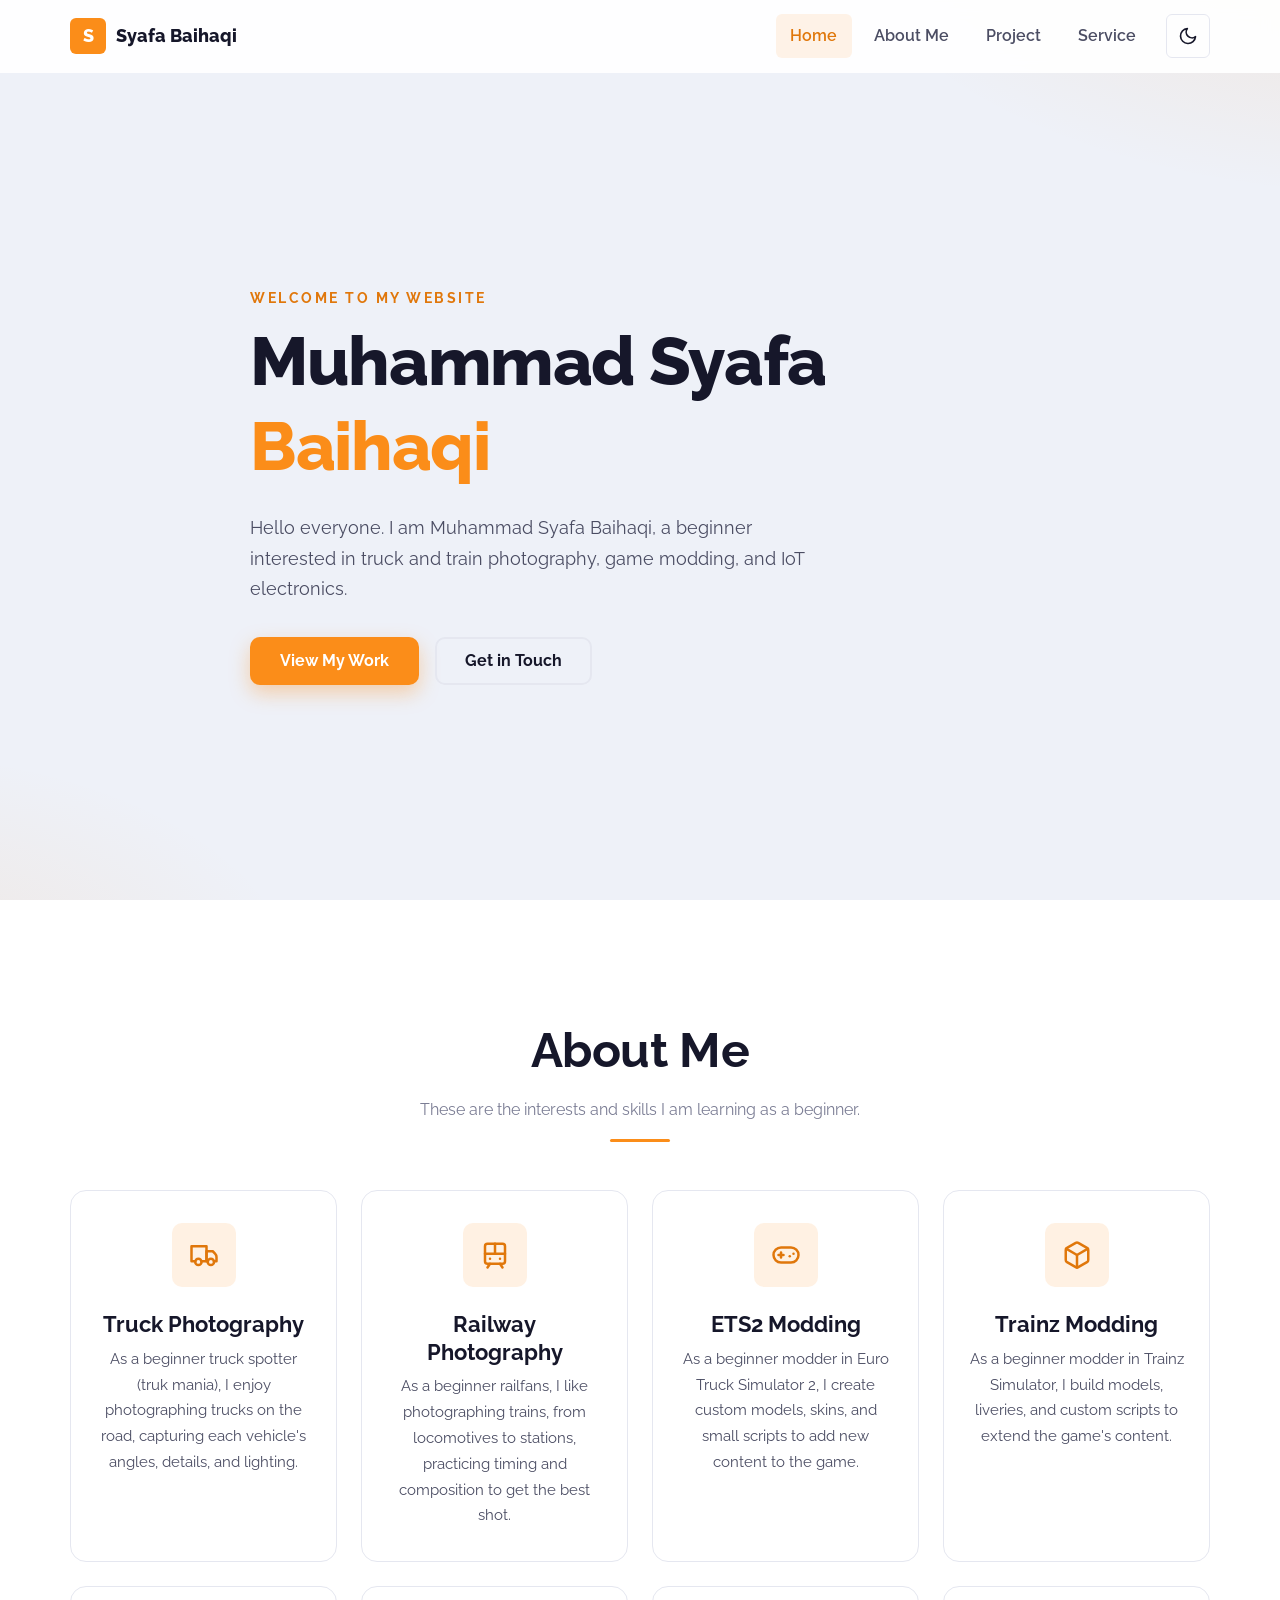
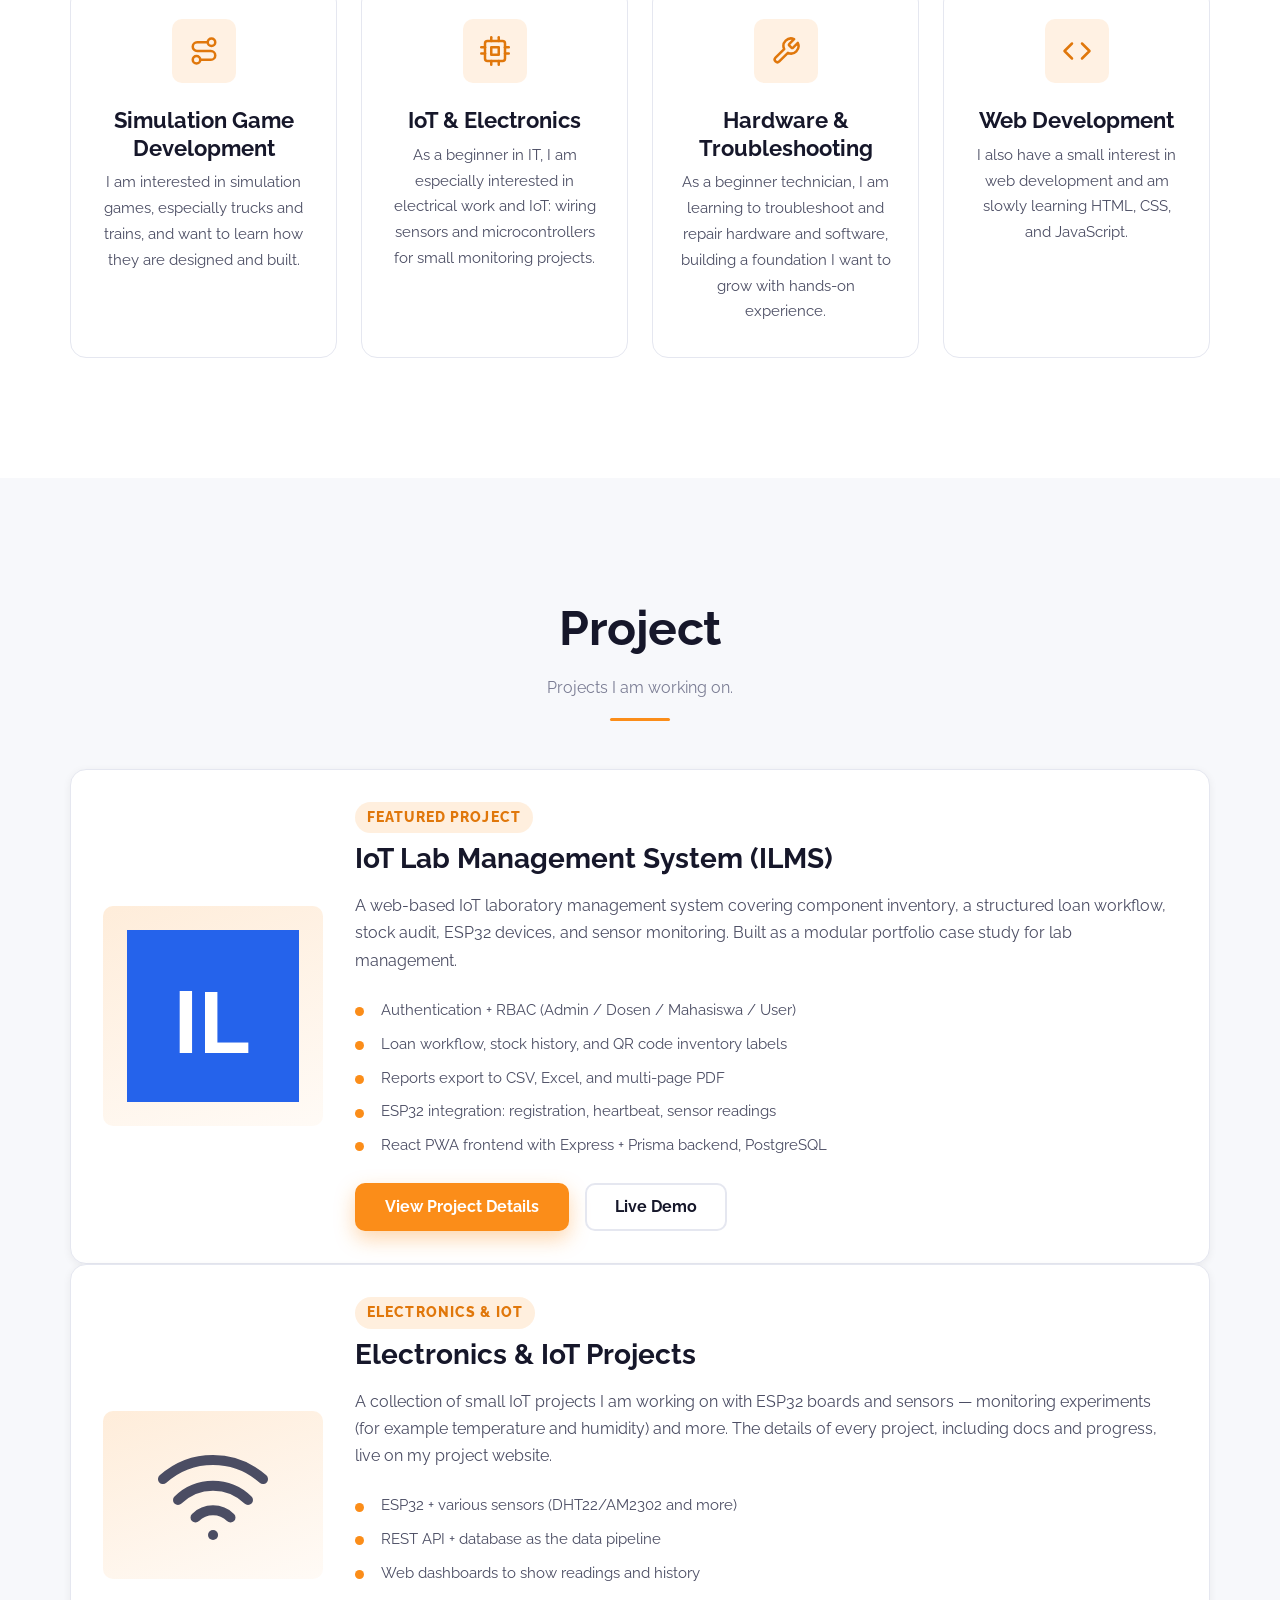
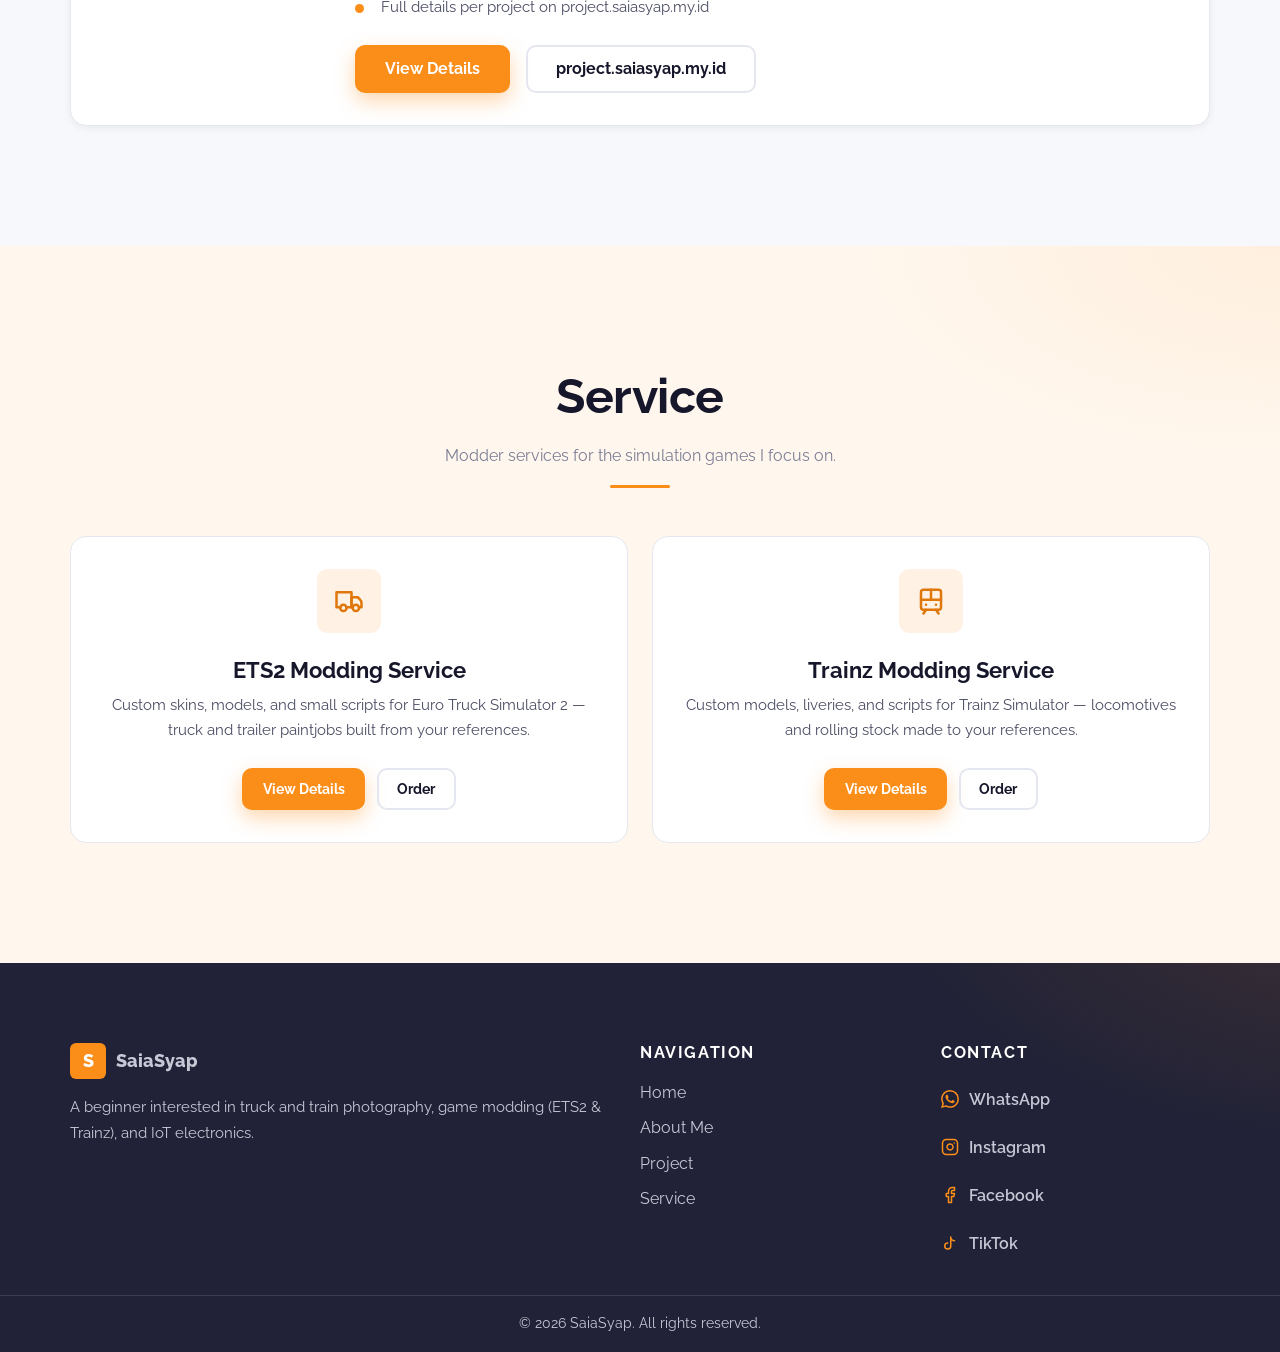
<file: index.html>
<!DOCTYPE html>
<html lang="en">
  <head>
    <meta charset="UTF-8" />
    <script>
      (function () {
        var stored = null;
        try {
          stored = localStorage.getItem("theme");
        } catch (e) {}
        var dark = stored
          ? stored === "dark"
          : window.matchMedia("(prefers-color-scheme: dark)").matches;
        document.documentElement.setAttribute(
          "data-theme",
          dark ? "dark" : "light"
        );
      })();
    </script>
    <meta name="viewport" content="width=device-width, initial-scale=1.0" />
    <title>Muhammad Syafa Baihaqi — Portfolio</title>
    <meta
      name="description"
      content="Portfolio of Muhammad Syafa Baihaqi: truck and train photography, simulation game modding (ETS2 & Trainz), and IoT electronics."
    />
    <meta name="author" content="Muhammad Syafa Baihaqi" />
    <link rel="canonical" href="https://saiasyap.my.id/" />

    <meta property="og:type" content="website" />
    <meta property="og:title" content="Muhammad Syafa Baihaqi — Portfolio" />
    <meta
      property="og:description"
      content="Portfolio of Muhammad Syafa Baihaqi: truck and train photography, simulation game modding (ETS2 & Trainz), and IoT electronics."
    />
    <meta property="og:url" content="https://saiasyap.my.id/" />
    <meta name="twitter:card" content="summary" />

    <link rel="preconnect" href="https://fonts.googleapis.com" />
    <link rel="preconnect" href="https://fonts.gstatic.com" crossorigin />
    <link
      href="https://fonts.googleapis.com/css2?family=Raleway:wght@400;500;600;700;800&display=swap"
      rel="stylesheet"
    />
    <link rel="stylesheet" href="style.css?v=2" />
    <script src="src/main.js?v=2" defer></script>
  </head>

  <body>
    <a class="skip-link" href="#main">Skip to content</a>

    <header class="site-header" id="navbar">
      <nav class="navbar container" aria-label="Main navigation">
        <a class="navbar-brand" href="#home">
          <span class="brand-mark" aria-hidden="true">S</span>
          <span class="brand-text">Syafa Baihaqi</span>
        </a>

        <button
          class="nav-toggle"
            type="button"
            aria-expanded="false"
            aria-controls="nav-menu"
            aria-label="Open menu"
          >
            <span class="nav-toggle-bar" aria-hidden="true"></span>
            <span class="nav-toggle-bar" aria-hidden="true"></span>
            <span class="nav-toggle-bar" aria-hidden="true"></span>
          </button>

        <ul class="nav-menu" id="nav-menu">
          <li><a class="nav-link active" href="#home">Home</a></li>
          <li><a class="nav-link" href="#about">About Me</a></li>
          <li><a class="nav-link" href="#project">Project</a></li>
          <li><a class="nav-link" href="#service">Service</a></li>
        </ul>

        <div class="nav-actions">
          <button
            class="nav-toggle"
            type="button"
            aria-expanded="false"
            aria-controls="nav-menu"
            aria-label="Open menu"
          >
            <span class="nav-toggle-bar" aria-hidden="true"></span>
            <span class="nav-toggle-bar" aria-hidden="true"></span>
            <span class="nav-toggle-bar" aria-hidden="true"></span>
          </button>

          <button
            class="theme-toggle"
            type="button"
            aria-label="Switch to dark theme"
          >
            <svg class="icon-sun" viewBox="0 0 24 24" fill="none" stroke="currentColor" stroke-width="2" stroke-linecap="round" stroke-linejoin="round" aria-hidden="true"><circle cx="12" cy="12" r="4"></circle><path d="M12 2v2"></path><path d="M12 20v2"></path><path d="m4.93 4.93 1.41 1.41"></path><path d="m17.66 17.66 1.41 1.41"></path><path d="M2 12h2"></path><path d="M20 12h2"></path><path d="m6.34 17.66-1.41 1.41"></path><path d="m19.07 4.93-1.41 1.41"></path></svg>
            <svg class="icon-moon" viewBox="0 0 24 24" fill="none" stroke="currentColor" stroke-width="2" stroke-linecap="round" stroke-linejoin="round" aria-hidden="true"><path d="M21 12.79A9 9 0 1 1 11.21 3 7 7 0 0 0 21 12.79z"></path></svg>
          </button>
        </div>
      </nav>
    </header>

    <main id="main">
      <!-- Hero -->
      <section class="hero" id="home">
        <div class="container hero-inner">
          <p class="hero-kicker reveal">Welcome to my website</p>
          <h1 class="hero-title reveal">
            Muhammad Syafa<span class="text-brand"> Baihaqi</span>
          </h1>
          <p class="hero-lead reveal">
            Hello everyone. I am Muhammad Syafa Baihaqi, a beginner interested
            in truck and train photography, game modding, and IoT electronics.
          </p>
          <div class="hero-actions reveal">
            <a class="btn btn-primary" href="#project">View My Work</a>
            <a class="btn btn-outline" href="#contact">Get in Touch</a>
          </div>
        </div>
      </section>

      <!-- About me / skills -->
      <section class="section" id="about">
        <div class="container">
          <header class="section-header reveal">
            <h2>About Me</h2>
            <p>These are the interests and skills I am learning as a beginner.</p>
            <span class="line" aria-hidden="true"></span>
          </header>

          <div class="card-grid card-grid-3">
            <article class="card reveal">
              <div class="card-icon" aria-hidden="true">
                <svg viewBox="0 0 24 24" fill="none" stroke="currentColor" stroke-width="2" stroke-linecap="round" stroke-linejoin="round"><path d="M10 17h4V5H2v12h3"></path><path d="M20 17h2v-3.34a4 4 0 0 0-1.17-2.83L19 9h-5v8h1"></path><circle cx="7.5" cy="17.5" r="2.5"></circle><circle cx="17.5" cy="17.5" r="2.5"></circle></svg>
              </div>
              <h3>Truck Photography</h3>
              <p>
                As a beginner truck spotter (truk mania), I enjoy photographing
                trucks on the road, capturing each vehicle's angles, details,
                and lighting.
              </p>
            </article>

            <article class="card reveal">
              <div class="card-icon" aria-hidden="true">
                <svg viewBox="0 0 24 24" fill="none" stroke="currentColor" stroke-width="2" stroke-linecap="round" stroke-linejoin="round"><rect x="4" y="3" width="16" height="16" rx="2"></rect><path d="M4 11h16"></path><path d="M12 3v8"></path><path d="m8 19-2 3"></path><path d="m18 22-2-3"></path><path d="M8 15h.01"></path><path d="M16 15h.01"></path></svg>
              </div>
              <h3>Railway Photography</h3>
              <p>
                As a beginner railfans, I like photographing trains, from
                locomotives to stations, practicing timing and composition to
                get the best shot.
              </p>
            </article>

            <article class="card reveal">
              <div class="card-icon" aria-hidden="true">
                <svg viewBox="0 0 24 24" fill="none" stroke="currentColor" stroke-width="2" stroke-linecap="round" stroke-linejoin="round"><line x1="6" y1="12" x2="10" y2="12"></line><line x1="8" y1="10" x2="8" y2="14"></line><line x1="15" y1="13" x2="15.01" y2="13"></line><line x1="18" y1="11" x2="18.01" y2="11"></line><rect x="2" y="6" width="20" height="12" rx="6"></rect></svg>
              </div>
              <h3>ETS2 Modding</h3>
              <p>
                As a beginner modder in Euro Truck Simulator 2, I create custom
                models, skins, and small scripts to add new content to the game.
              </p>
            </article>

            <article class="card reveal">
              <div class="card-icon" aria-hidden="true">
                <svg viewBox="0 0 24 24" fill="none" stroke="currentColor" stroke-width="2" stroke-linecap="round" stroke-linejoin="round"><path d="M21 16V8a2 2 0 0 0-1-1.73l-7-4a2 2 0 0 0-2 0l-7 4A2 2 0 0 0 3 8v8a2 2 0 0 0 1 1.73l7 4a2 2 0 0 0 2 0l7-4A2 2 0 0 0 21 16z"></path><polyline points="3.27 6.96 12 12.01 20.73 6.96"></polyline><line x1="12" y1="22.08" x2="12" y2="12"></line></svg>
              </div>
              <h3>Trainz Modding</h3>
              <p>
                As a beginner modder in Trainz Simulator, I build models,
                liveries, and custom scripts to extend the game's content.
              </p>
            </article>

            <article class="card reveal">
              <div class="card-icon" aria-hidden="true">
                <svg viewBox="0 0 24 24" fill="none" stroke="currentColor" stroke-width="2" stroke-linecap="round" stroke-linejoin="round"><circle cx="6" cy="19" r="3"></circle><path d="M9 19h8.5a3.5 3.5 0 0 0 0-7h-11a3.5 3.5 0 0 1 0-7H15"></path><circle cx="18" cy="5" r="3"></circle></svg>
              </div>
              <h3>Simulation Game Development</h3>
              <p>
                I am interested in simulation games, especially trucks and
                trains, and want to learn how they are designed and built.
              </p>
            </article>

            <article class="card reveal">
              <div class="card-icon" aria-hidden="true">
                <svg viewBox="0 0 24 24" fill="none" stroke="currentColor" stroke-width="2" stroke-linecap="round" stroke-linejoin="round"><rect x="4" y="4" width="16" height="16" rx="2"></rect><rect x="9" y="9" width="6" height="6"></rect><path d="M9 1v3"></path><path d="M15 1v3"></path><path d="M9 20v3"></path><path d="M15 20v3"></path><path d="M20 9h3"></path><path d="M20 14h3"></path><path d="M1 9h3"></path><path d="M1 14h3"></path></svg>
              </div>
              <h3>IoT &amp; Electronics</h3>
              <p>
                As a beginner in IT, I am especially interested in electrical
                work and IoT: wiring sensors and microcontrollers for small
                monitoring projects.
              </p>
            </article>

            <article class="card reveal">
              <div class="card-icon" aria-hidden="true">
                <svg viewBox="0 0 24 24" fill="none" stroke="currentColor" stroke-width="2" stroke-linecap="round" stroke-linejoin="round"><path d="M14.7 6.3a1 1 0 0 0 0 1.4l1.6 1.6a1 1 0 0 0 1.4 0l3.77-3.77a6 6 0 0 1-7.94 7.94l-6.91 6.91a2.12 2.12 0 0 1-3-3l6.91-6.91a6 6 0 0 1 7.94-7.94l-3.76 3.76z"></path></svg>
              </div>
              <h3>Hardware &amp; Troubleshooting</h3>
              <p>
                As a beginner technician, I am learning to troubleshoot and
                repair hardware and software, building a foundation I want to
                grow with hands-on experience.
              </p>
            </article>

            <article class="card reveal">
              <div class="card-icon" aria-hidden="true">
                <svg viewBox="0 0 24 24" fill="none" stroke="currentColor" stroke-width="2" stroke-linecap="round" stroke-linejoin="round"><polyline points="16 18 22 12 16 6"></polyline><polyline points="8 6 2 12 8 18"></polyline></svg>
              </div>
              <h3>Web Development</h3>
              <p>
                I also have a small interest in web development and am slowly
                learning HTML, CSS, and JavaScript.
              </p>
            </article>
          </div>
        </div>
      </section>

      <!-- Projects -->
      <section class="section section-soft" id="project">
        <div class="container">
          <header class="section-header reveal">
            <h2>Project</h2>
            <p>Projects I am working on.</p>
            <span class="line" aria-hidden="true"></span>
          </header>

          <article class="project-feature reveal">
            <div class="project-feature-media">
              <img
                src="images/project/ilms.png"
                alt="ILMS application icon"
                width="512"
                height="512"
                loading="lazy"
              />
            </div>

            <div class="project-feature-body">
              <p class="project-tag">Featured Project</p>
              <h3>IoT Lab Management System (ILMS)</h3>
              <p>
                A web-based IoT laboratory management system covering component
                inventory, a structured loan workflow, stock audit, ESP32
                devices, and sensor monitoring. Built as a modular portfolio
                case study for lab management.
              </p>
              <ul class="project-highlights">
                <li>Authentication + RBAC (Admin / Dosen / Mahasiswa / User)</li>
                <li>Loan workflow, stock history, and QR code inventory labels</li>
                <li>Reports export to CSV, Excel, and multi-page PDF</li>
                <li>ESP32 integration: registration, heartbeat, sensor readings</li>
                <li>React PWA frontend with Express + Prisma backend, PostgreSQL</li>
              </ul>
              <div class="project-actions">
                <a class="btn btn-primary" href="project-ilms.html">
                  View Project Details
                </a>
                <a
                  class="btn btn-outline"
                  href="https://ilms.saiasyap.my.id"
                  target="_blank"
                  rel="noopener noreferrer"
                >
                  Live Demo
                </a>
              </div>
            </div>
          </article>

          <article class="project-feature reveal">
            <div class="project-feature-media">
              <svg
                viewBox="0 0 24 24"
                fill="none"
                stroke="currentColor"
                stroke-width="2"
                stroke-linecap="round"
                stroke-linejoin="round"
                aria-hidden="true"
                width="120"
                height="120"
              >
                <path d="M5 13a10 10 0 0 1 14 0"></path>
                <path d="M8.5 16.5a5 5 0 0 1 7 0"></path>
                <path d="M2 8.82a15 15 0 0 1 20 0"></path>
                <line x1="12" y1="20" x2="12.01" y2="20"></line>
              </svg>
            </div>

            <div class="project-feature-body">
              <p class="project-tag">Electronics &amp; IoT</p>
              <h3>Electronics &amp; IoT Projects</h3>
              <p>
                A collection of small IoT projects I am working on with ESP32
                boards and sensors — monitoring experiments (for example
                temperature and humidity) and more. The details of every
                project, including docs and progress, live on my project
                website.
              </p>
              <ul class="project-highlights">
                <li>ESP32 + various sensors (DHT22/AM2302 and more)</li>
                <li>REST API + database as the data pipeline</li>
                <li>Web dashboards to show readings and history</li>
<li>Full details per project on project.saiasyap.my.id</li>
              </ul>
              <div class="project-actions">
                <a class="btn btn-primary" href="project-iot.html">
                  View Details
                </a>
                <a
                  class="btn btn-outline"
                  href="https://project.saiasyap.my.id"
                  target="_blank"
                  rel="noopener noreferrer"
                >
                  project.saiasyap.my.id
                </a>
              </div>
            </div>
          </article>
        </div>
      </section>

      <!-- Services -->
      <section class="section section-warm" id="service">
        <div class="container">
          <header class="section-header reveal">
            <h2>Service</h2>
            <p>Modder services for the simulation games I focus on.</p>
            <span class="line" aria-hidden="true"></span>
          </header>

          <div class="card-grid card-grid-2">
            <article class="card reveal">
              <div class="card-icon" aria-hidden="true">
                <svg viewBox="0 0 24 24" fill="none" stroke="currentColor" stroke-width="2" stroke-linecap="round" stroke-linejoin="round"><path d="M10 17h4V5H2v12h3"></path><path d="M20 17h2v-3.34a4 4 0 0 0-1.17-2.83L19 9h-5v8h1"></path><circle cx="7.5" cy="17.5" r="2.5"></circle><circle cx="17.5" cy="17.5" r="2.5"></circle></svg>
              </div>
              <h3>ETS2 Modding Service</h3>
              <p>
                Custom skins, models, and small scripts for Euro Truck
                Simulator 2 — truck and trailer paintjobs built from your
                references.
              </p>
              <div class="card-actions">
                <a class="btn btn-primary btn-sm" href="service-ets2.html">
                  View Details
                </a>
                <a
                  class="btn btn-outline btn-sm"
                  href="https://wa.me/6285642615523"
                  target="_blank"
                  rel="noopener noreferrer"
                >
                  Order
                </a>
              </div>
            </article>

            <article class="card reveal">
              <div class="card-icon" aria-hidden="true">
                <svg viewBox="0 0 24 24" fill="none" stroke="currentColor" stroke-width="2" stroke-linecap="round" stroke-linejoin="round"><rect x="4" y="3" width="16" height="16" rx="2"></rect><path d="M4 11h16"></path><path d="M12 3v8"></path><path d="m8 19-2 3"></path><path d="m18 22-2-3"></path><path d="M8 15h.01"></path><path d="M16 15h.01"></path></svg>
              </div>
              <h3>Trainz Modding Service</h3>
              <p>
                Custom models, liveries, and scripts for Trainz Simulator —
                locomotives and rolling stock made to your references.
              </p>
              <div class="card-actions">
                <a class="btn btn-primary btn-sm" href="service-trainz.html">
                  View Details
                </a>
                <a
                  class="btn btn-outline btn-sm"
                  href="https://wa.me/6285642615523"
                  target="_blank"
                  rel="noopener noreferrer"
                >
                  Order
                </a>
              </div>
            </article>
          </div>
        </div>
      </section>

    </main>

    <footer class="site-footer" id="contact">
      <div class="container footer-container">
        <div class="footer-section footer-about">
          <a class="footer-brand" href="#home">
            <span class="brand-mark" aria-hidden="true">S</span>
            <span>SaiaSyap</span>
          </a>
          <p>
            A beginner interested in truck and train photography, game modding
            (ETS2 &amp; Trainz), and IoT electronics.
          </p>
        </div>

        <div class="footer-section">
          <h3>Navigation</h3>
          <ul class="footer-links">
            <li><a href="#home">Home</a></li>
            <li><a href="#about">About Me</a></li>
            <li><a href="#project">Project</a></li>
            <li><a href="#service">Service</a></li>
          </ul>
        </div>

        <div class="footer-section">
          <h3>Contact</h3>
          <ul class="contact-list">
            <li>
              <a
                href="https://wa.me/6285642615523"
                target="_blank"
                rel="noopener noreferrer"
              >
                <svg viewBox="0 0 24 24" fill="currentColor" aria-hidden="true"><path d="M17.472 14.382c-.297-.149-1.758-.867-2.03-.967-.273-.099-.471-.148-.67.15-.197.297-.767.966-.94 1.164-.173.199-.347.223-.644.075-.297-.15-1.255-.463-2.39-1.475-.883-.788-1.48-1.761-1.653-2.059-.173-.297-.018-.458.13-.606.134-.133.298-.347.446-.52.149-.174.198-.298.298-.497.099-.198.05-.371-.025-.52-.075-.149-.669-1.612-.916-2.207-.242-.579-.487-.5-.669-.51-.173-.008-.371-.01-.57-.01-.198 0-.52.074-.792.372-.272.297-1.04 1.016-1.04 2.479 0 1.462 1.065 2.875 1.213 3.074.149.198 2.096 3.2 5.077 4.487.709.306 1.262.489 1.694.625.712.227 1.36.195 1.871.118.571-.085 1.758-.719 2.006-1.413.248-.694.248-1.289.173-1.413-.074-.124-.272-.198-.57-.347m-5.421 7.403h-.004a9.87 9.87 0 0 1-5.031-1.378l-.361-.214-3.741.982.998-3.648-.235-.374a9.86 9.86 0 0 1-1.51-5.26c.001-5.45 4.436-9.884 9.888-9.884 2.64 0 5.122 1.03 6.988 2.898a9.825 9.825 0 0 1 2.893 6.994c-.003 5.45-4.437 9.884-9.885 9.884m8.413-18.297A11.815 11.815 0 0 0 12.05 0C5.495 0 .16 5.335.157 11.892c0 2.096.547 4.142 1.588 5.945L.057 24l6.305-1.654a11.882 11.882 0 0 0 5.683 1.448h.005c6.554 0 11.89-5.335 11.893-11.893a11.821 11.821 0 0 0-3.48-8.413z"></path></svg>
                WhatsApp
              </a>
            </li>
            <li>
              <a
                href="https://www.instagram.com/saia.syap?igsh=N2NxZ2JjZTM2OHli"
                target="_blank"
                rel="noopener noreferrer"
              >
                <svg viewBox="0 0 24 24" fill="none" stroke="currentColor" stroke-width="2" stroke-linecap="round" stroke-linejoin="round" aria-hidden="true"><rect x="2" y="2" width="20" height="20" rx="5" ry="5"></rect><path d="M16 11.37A4 4 0 1 1 12.63 8 4 4 0 0 1 16 11.37z"></path><line x1="17.5" y1="6.5" x2="17.51" y2="6.5"></line></svg>
                Instagram
              </a>
            </li>
            <li>
              <a
                href="https://www.facebook.com/syafa.ez.18?mibextid=ZbWKwL"
                target="_blank"
                rel="noopener noreferrer"
              >
                <svg viewBox="0 0 24 24" fill="none" stroke="currentColor" stroke-width="2" stroke-linecap="round" stroke-linejoin="round" aria-hidden="true"><path d="M18 2h-3a5 5 0 0 0-5 5v3H7v4h3v8h4v-8h3l1-4h-4V7a1 1 0 0 1 1-1h3z"></path></svg>
                Facebook
              </a>
            </li>
            <li>
              <a
                href="https://www.tiktok.com/@saiasyap?_t=8oQKshiKMUh&_r=1"
                target="_blank"
                rel="noopener noreferrer"
              >
                <svg viewBox="0 0 24 24" fill="none" stroke="currentColor" stroke-width="2" stroke-linecap="round" stroke-linejoin="round" aria-hidden="true"><path d="M9 12a4 4 0 1 0 4 4V4a5 5 0 0 0 5 5"></path></svg>
                TikTok
              </a>
            </li>
          </ul>
        </div>
      </div>
      <div class="footer-bottom">
        <p>&copy; <span id="year">2026</span> SaiaSyap. All rights reserved.</p>
      </div>
    </footer>

    <button class="back-to-top" type="button" aria-label="Back to top" hidden>
      <svg viewBox="0 0 24 24" fill="none" stroke="currentColor" stroke-width="2" stroke-linecap="round" stroke-linejoin="round" aria-hidden="true"><line x1="12" y1="19" x2="12" y2="5"></line><polyline points="5 12 12 5 19 12"></polyline></svg>
    </button>
  </body>
</html>
</file>
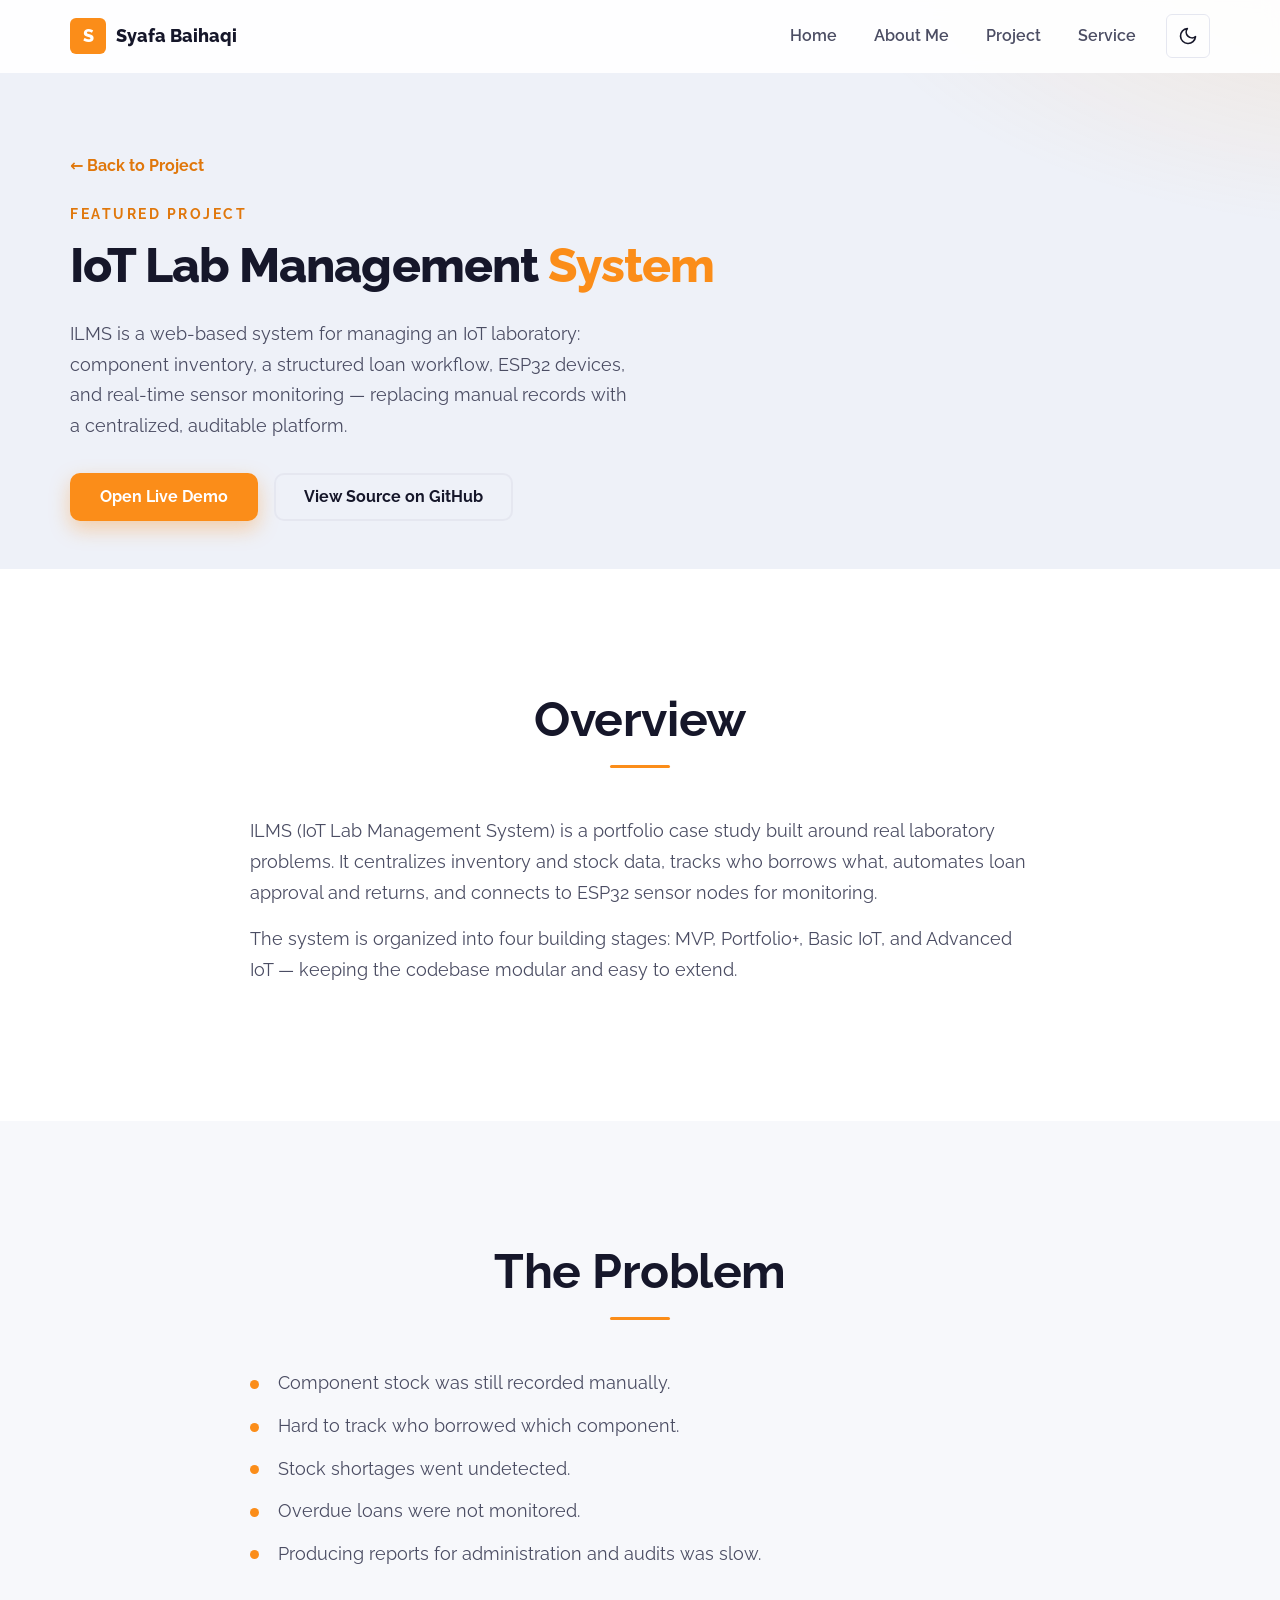
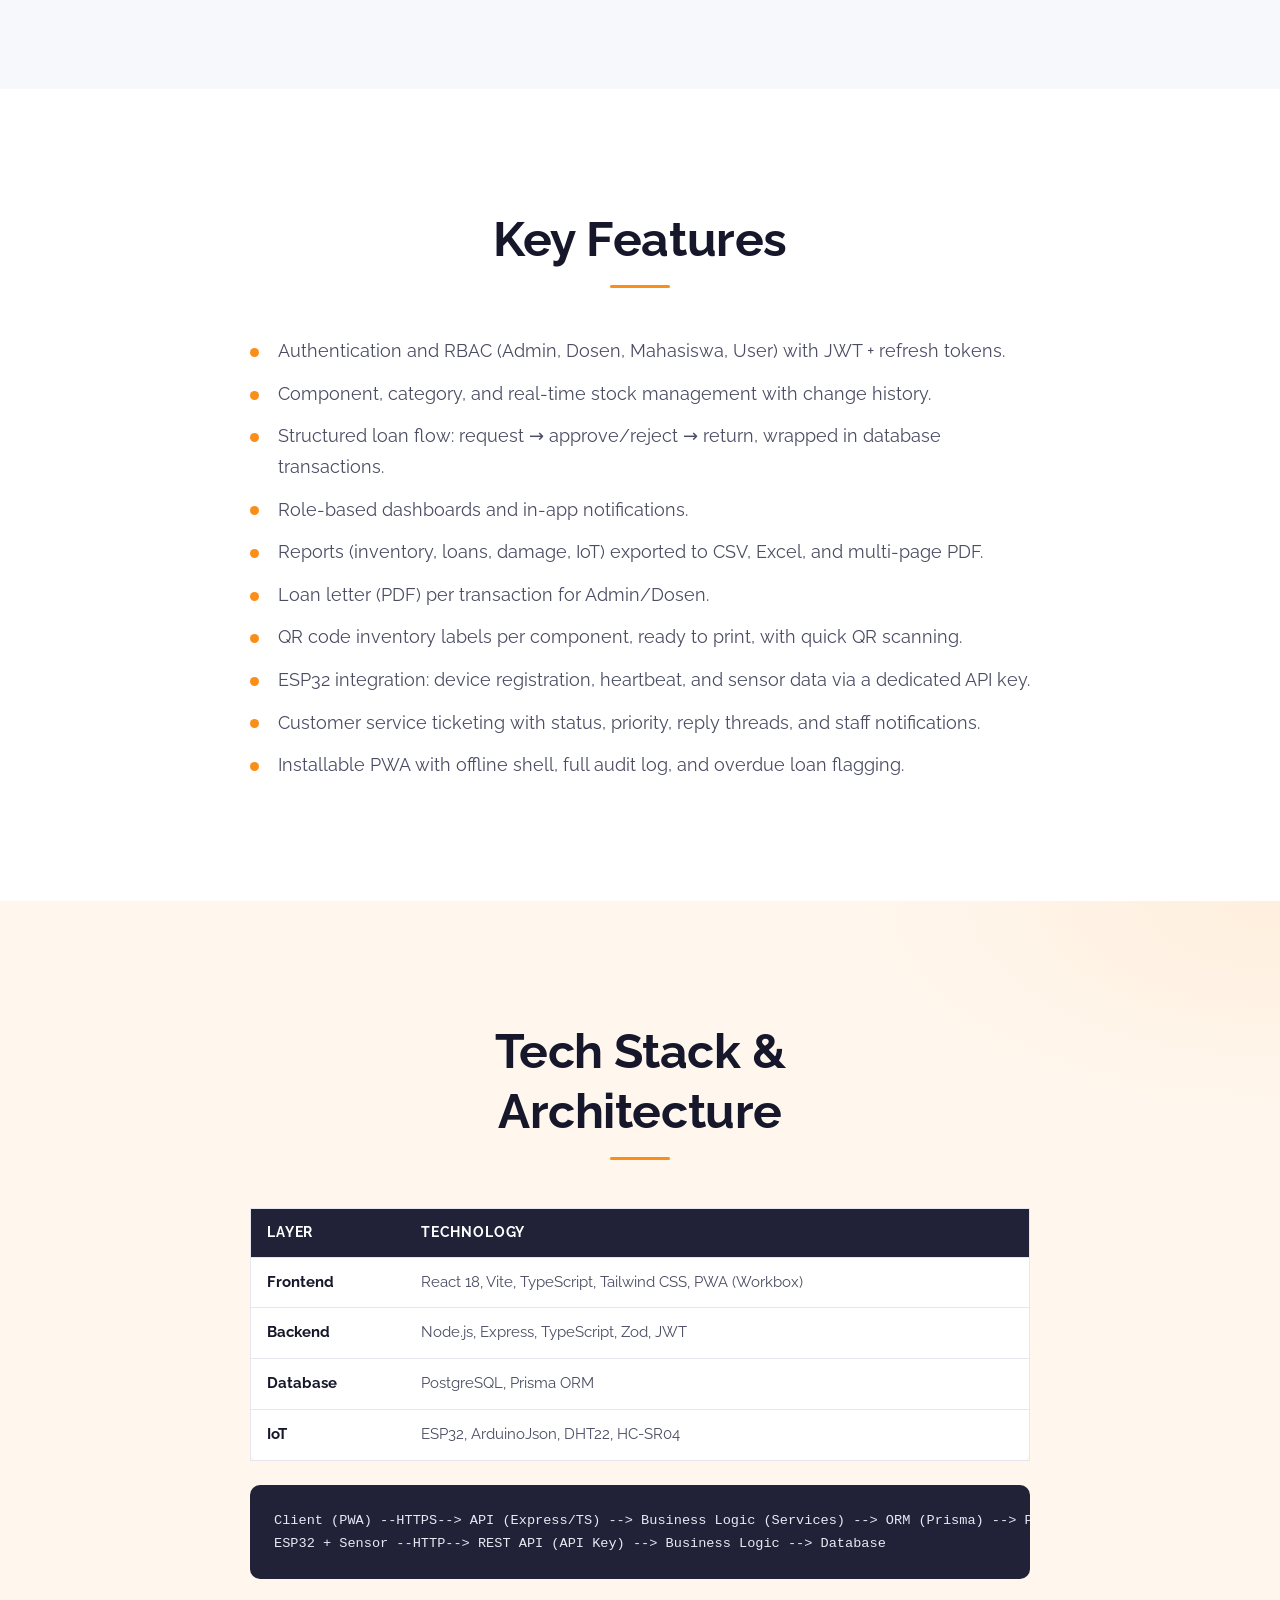
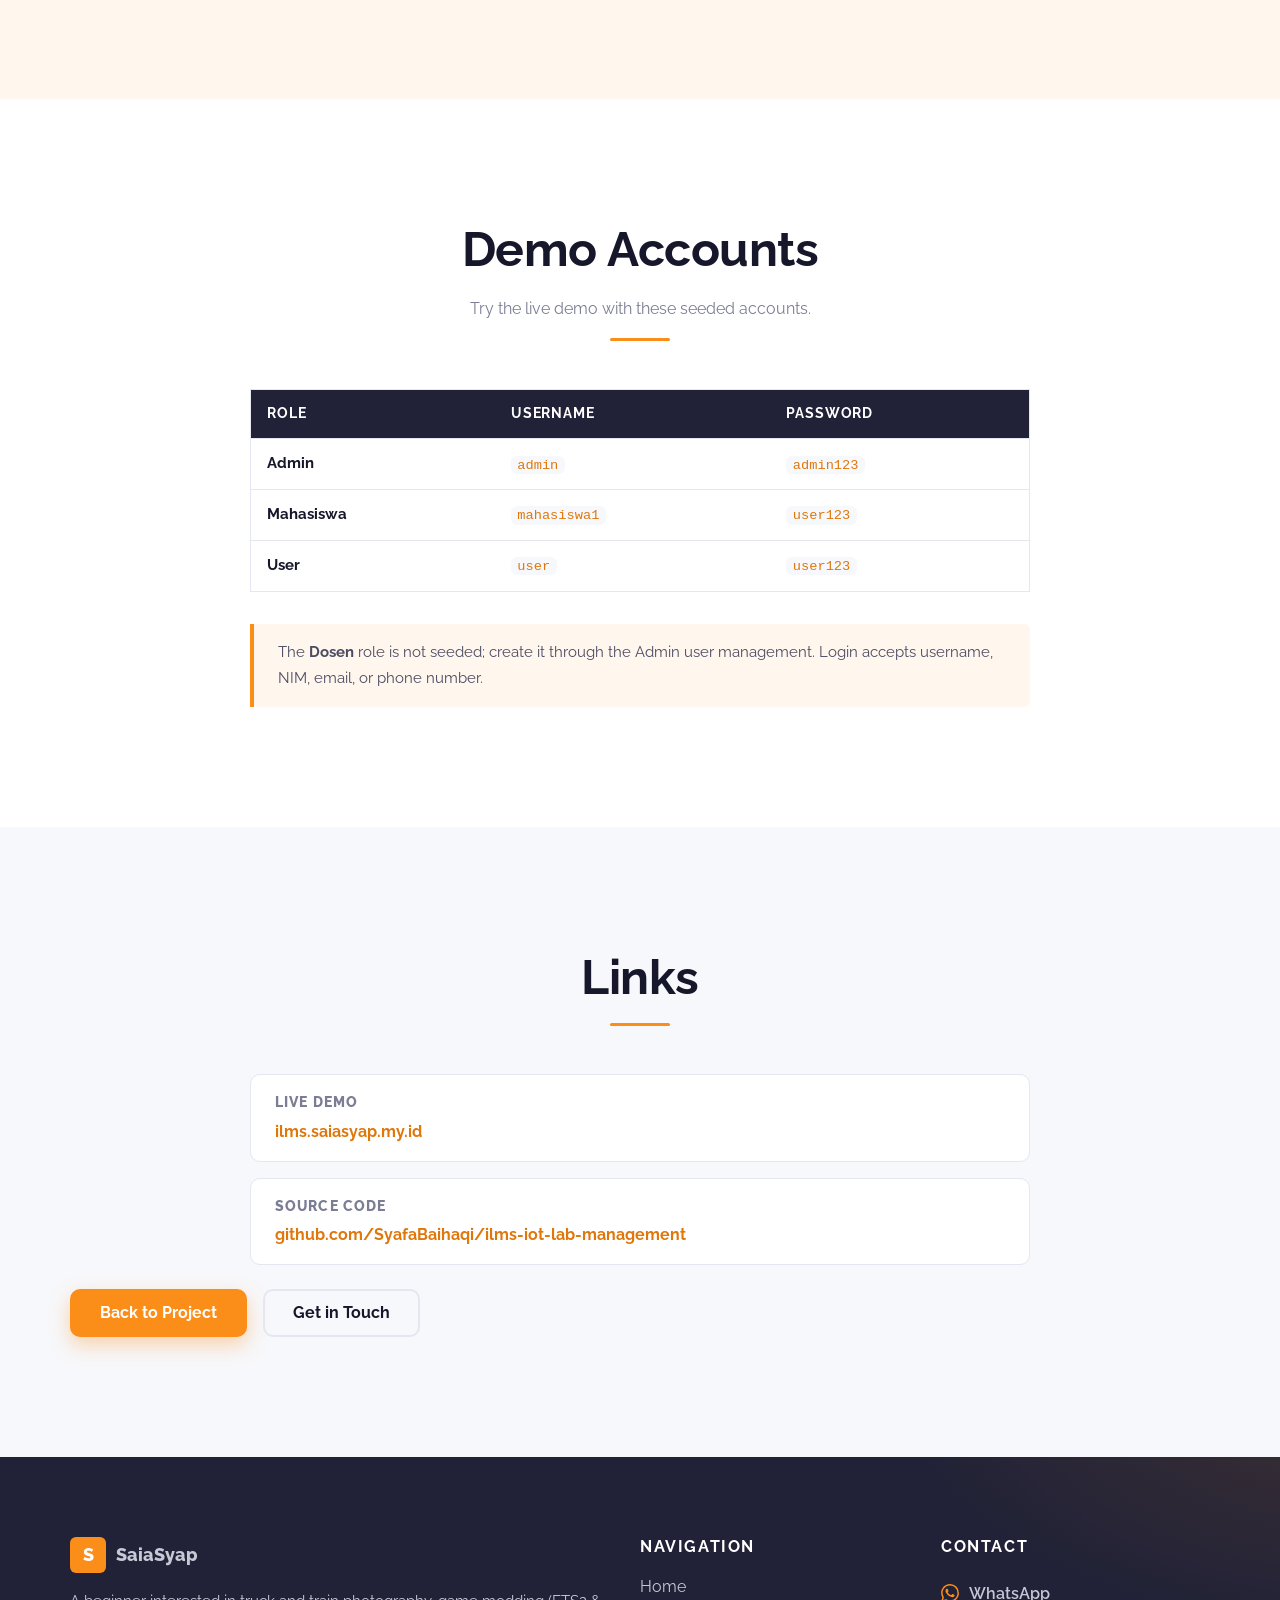
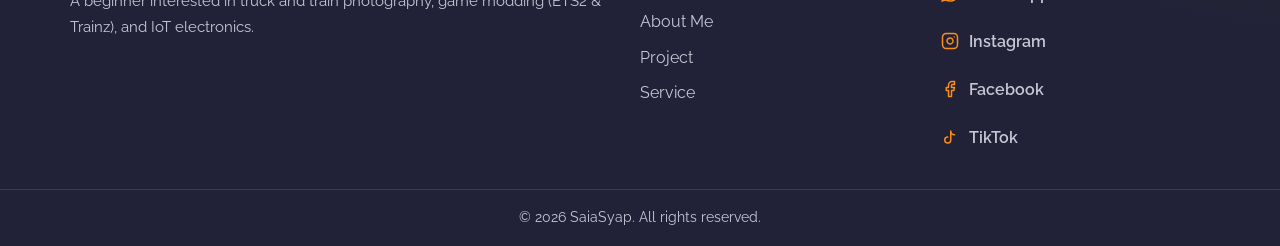
<file: project-ilms.html>
<!DOCTYPE html>
<html lang="en">
  <head>
    <meta charset="UTF-8" />
    <script>
      (function () {
        var stored = null;
        try {
          stored = localStorage.getItem("theme");
        } catch (e) {}
        var dark = stored
          ? stored === "dark"
          : window.matchMedia("(prefers-color-scheme: dark)").matches;
        document.documentElement.setAttribute(
          "data-theme",
          dark ? "dark" : "light"
        );
      })();
    </script>
    <meta name="viewport" content="width=device-width, initial-scale=1.0" />
    <title>ILMS — IoT Lab Management System | Syafa Baihaqi</title>
    <meta
      name="description"
      content="IoT Lab Management System (ILMS): a web-based lab management system for component inventory, loan workflow, ESP32 devices, and sensor monitoring. Built by Muhammad Syafa Baihaqi."
    />
    <meta name="author" content="Muhammad Syafa Baihaqi" />
    <link rel="canonical" href="https://saiasyap.my.id/project-ilms.html" />

    <meta property="og:type" content="article" />
    <meta property="og:title" content="ILMS — IoT Lab Management System" />
    <meta
      property="og:description"
      content="Web-based IoT lab management system: inventory, loan workflow, ESP32 devices, and sensor monitoring."
    />
    <meta property="og:url" content="https://saiasyap.my.id/project-ilms.html" />
    <meta name="twitter:card" content="summary" />

    <link rel="preconnect" href="https://fonts.googleapis.com" />
    <link rel="preconnect" href="https://fonts.gstatic.com" crossorigin />
    <link
      href="https://fonts.googleapis.com/css2?family=Raleway:wght@400;500;600;700;800&display=swap"
      rel="stylesheet"
    />
    <link rel="stylesheet" href="style.css?v=2" />
    <script src="src/main.js?v=2" defer></script>
  </head>

  <body>
    <a class="skip-link" href="#main">Skip to content</a>

    <header class="site-header" id="navbar">
      <nav class="navbar container" aria-label="Main navigation">
        <a class="navbar-brand" href="index.html">
          <span class="brand-mark" aria-hidden="true">S</span>
          <span class="brand-text">Syafa Baihaqi</span>
        </a>

        <button
          class="nav-toggle"
            type="button"
            aria-expanded="false"
            aria-controls="nav-menu"
            aria-label="Open menu"
          >
            <span class="nav-toggle-bar" aria-hidden="true"></span>
            <span class="nav-toggle-bar" aria-hidden="true"></span>
            <span class="nav-toggle-bar" aria-hidden="true"></span>
          </button>

        <ul class="nav-menu" id="nav-menu">
          <li><a class="nav-link" href="index.html#home">Home</a></li>
          <li><a class="nav-link" href="index.html#about">About Me</a></li>
          <li><a class="nav-link" href="index.html#project">Project</a></li>
          <li><a class="nav-link" href="index.html#service">Service</a></li>
        </ul>

        <div class="nav-actions">
          <button
            class="nav-toggle"
            type="button"
            aria-expanded="false"
            aria-controls="nav-menu"
            aria-label="Open menu"
          >
            <span class="nav-toggle-bar" aria-hidden="true"></span>
            <span class="nav-toggle-bar" aria-hidden="true"></span>
            <span class="nav-toggle-bar" aria-hidden="true"></span>
          </button>

          <button
            class="theme-toggle"
            type="button"
            aria-label="Switch to dark theme"
          >
            <svg class="icon-sun" viewBox="0 0 24 24" fill="none" stroke="currentColor" stroke-width="2" stroke-linecap="round" stroke-linejoin="round" aria-hidden="true"><circle cx="12" cy="12" r="4"></circle><path d="M12 2v2"></path><path d="M12 20v2"></path><path d="m4.93 4.93 1.41 1.41"></path><path d="m17.66 17.66 1.41 1.41"></path><path d="M2 12h2"></path><path d="M20 12h2"></path><path d="m6.34 17.66-1.41 1.41"></path><path d="m19.07 4.93-1.41 1.41"></path></svg>
            <svg class="icon-moon" viewBox="0 0 24 24" fill="none" stroke="currentColor" stroke-width="2" stroke-linecap="round" stroke-linejoin="round" aria-hidden="true"><path d="M21 12.79A9 9 0 1 1 11.21 3 7 7 0 0 0 21 12.79z"></path></svg>
          </button>
        </div>
      </nav>
    </header>

    <main id="main">
      <!-- Page hero -->
      <section class="page-hero">
        <div class="container">
          <a class="back-link reveal" href="index.html#project">
            <span aria-hidden="true">&larr;</span> Back to Project
          </a>
          <p class="hero-kicker reveal">Featured Project</p>
          <h1 class="hero-title reveal">
            IoT Lab Management <span class="text-brand">System</span>
          </h1>
          <p class="hero-lead reveal">
            ILMS is a web-based system for managing an IoT laboratory: component
            inventory, a structured loan workflow, ESP32 devices, and real-time
            sensor monitoring — replacing manual records with a centralized,
            auditable platform.
          </p>
          <div class="hero-actions reveal">
            <a
              class="btn btn-primary"
              href="https://ilms.saiasyap.my.id"
              target="_blank"
              rel="noopener noreferrer"
            >
              Open Live Demo
            </a>
            <a
              class="btn btn-outline"
              href="https://github.com/SyafaBaihaqi/ilms-iot-lab-management"
              target="_blank"
              rel="noopener noreferrer"
            >
              View Source on GitHub
            </a>
          </div>
        </div>
      </section>

      <!-- Overview -->
      <section class="section">
        <div class="container">
          <header class="section-header reveal">
            <h2>Overview</h2>
            <span class="line" aria-hidden="true"></span>
          </header>
          <div class="prose reveal">
            <p>
              ILMS (IoT Lab Management System) is a portfolio case study built
              around real laboratory problems. It centralizes inventory and stock
              data, tracks who borrows what, automates loan approval and returns,
              and connects to ESP32 sensor nodes for monitoring.
            </p>
            <p>
              The system is organized into four building stages: MVP,
              Portfolio+, Basic IoT, and Advanced IoT — keeping the codebase
              modular and easy to extend.
            </p>
          </div>
        </div>
      </section>

      <!-- Problem -->
      <section class="section section-soft">
        <div class="container">
          <header class="section-header reveal">
            <h2>The Problem</h2>
            <span class="line" aria-hidden="true"></span>
          </header>
          <ul class="prose-list reveal">
            <li>Component stock was still recorded manually.</li>
            <li>Hard to track who borrowed which component.</li>
            <li>Stock shortages went undetected.</li>
            <li>Overdue loans were not monitored.</li>
            <li>Producing reports for administration and audits was slow.</li>
          </ul>
        </div>
      </section>

      <!-- Features -->
      <section class="section">
        <div class="container">
          <header class="section-header reveal">
            <h2>Key Features</h2>
            <span class="line" aria-hidden="true"></span>
          </header>
          <ul class="prose-list reveal">
            <li>Authentication and RBAC (Admin, Dosen, Mahasiswa, User) with JWT + refresh tokens.</li>
            <li>Component, category, and real-time stock management with change history.</li>
            <li>Structured loan flow: request &rarr; approve/reject &rarr; return, wrapped in database transactions.</li>
            <li>Role-based dashboards and in-app notifications.</li>
            <li>Reports (inventory, loans, damage, IoT) exported to CSV, Excel, and multi-page PDF.</li>
            <li>Loan letter (PDF) per transaction for Admin/Dosen.</li>
            <li>QR code inventory labels per component, ready to print, with quick QR scanning.</li>
            <li>ESP32 integration: device registration, heartbeat, and sensor data via a dedicated API key.</li>
            <li>Customer service ticketing with status, priority, reply threads, and staff notifications.</li>
            <li>Installable PWA with offline shell, full audit log, and overdue loan flagging.</li>
          </ul>
        </div>
      </section>

      <!-- Tech stack -->
      <section class="section section-warm">
        <div class="container">
          <header class="section-header reveal">
            <h2>Tech Stack &amp; Architecture</h2>
            <span class="line" aria-hidden="true"></span>
          </header>

          <div class="table-wrap reveal">
            <table class="spec-table">
              <caption class="visually-hidden">Technology stack used in ILMS</caption>
              <thead>
                <tr>
                  <th scope="col">Layer</th>
                  <th scope="col">Technology</th>
                </tr>
              </thead>
              <tbody>
                <tr>
                  <th scope="row">Frontend</th>
                  <td>React 18, Vite, TypeScript, Tailwind CSS, PWA (Workbox)</td>
                </tr>
                <tr>
                  <th scope="row">Backend</th>
                  <td>Node.js, Express, TypeScript, Zod, JWT</td>
                </tr>
                <tr>
                  <th scope="row">Database</th>
                  <td>PostgreSQL, Prisma ORM</td>
                </tr>
                <tr>
                  <th scope="row">IoT</th>
                  <td>ESP32, ArduinoJson, DHT22, HC-SR04</td>
                </tr>
              </tbody>
            </table>
          </div>

          <pre class="arch reveal" aria-label="Architecture diagram">Client (PWA) --HTTPS--&gt; API (Express/TS) --&gt; Business Logic (Services) --&gt; ORM (Prisma) --&gt; PostgreSQL
ESP32 + Sensor --HTTP--&gt; REST API (API Key) --&gt; Business Logic --&gt; Database</pre>
        </div>
      </section>

      <!-- Demo -->
      <section class="section">
        <div class="container">
          <header class="section-header reveal">
            <h2>Demo Accounts</h2>
            <p>Try the live demo with these seeded accounts.</p>
            <span class="line" aria-hidden="true"></span>
          </header>

          <div class="table-wrap reveal">
            <table class="spec-table">
              <caption class="visually-hidden">Demo accounts for the live demo</caption>
              <thead>
                <tr>
                  <th scope="col">Role</th>
                  <th scope="col">Username</th>
                  <th scope="col">Password</th>
                </tr>
              </thead>
              <tbody>
                <tr>
                  <th scope="row">Admin</th>
                  <td><code>admin</code></td>
                  <td><code>admin123</code></td>
                </tr>
                <tr>
                  <th scope="row">Mahasiswa</th>
                  <td><code>mahasiswa1</code></td>
                  <td><code>user123</code></td>
                </tr>
                <tr>
                  <th scope="row">User</th>
                  <td><code>user</code></td>
                  <td><code>user123</code></td>
                </tr>
              </tbody>
            </table>
          </div>

          <p class="prose-note reveal">
            The <strong>Dosen</strong> role is not seeded; create it through the
            Admin user management. Login accepts username, NIM, email, or phone
            number.
          </p>
        </div>
      </section>

      <!-- Links -->
      <section class="section section-soft">
        <div class="container">
          <header class="section-header reveal">
            <h2>Links</h2>
            <span class="line" aria-hidden="true"></span>
          </header>

          <ul class="link-list reveal">
            <li>
              <span class="link-label">Live Demo</span>
              <a
                href="https://ilms.saiasyap.my.id"
                target="_blank"
                rel="noopener noreferrer"
                >ilms.saiasyap.my.id</a
              >
            </li>
            <li>
              <span class="link-label">Source Code</span>
              <a
                href="https://github.com/SyafaBaihaqi/ilms-iot-lab-management"
                target="_blank"
                rel="noopener noreferrer"
                >github.com/SyafaBaihaqi/ilms-iot-lab-management</a
              >
            </li>
          </ul>

          <div class="project-actions reveal">
            <a class="btn btn-primary" href="index.html#project">Back to Project</a>
            <a class="btn btn-outline" href="index.html#contact">Get in Touch</a>
          </div>
        </div>
      </section>
    </main>

    <footer class="site-footer" id="contact">
      <div class="container footer-container">
        <div class="footer-section footer-about">
          <a class="footer-brand" href="index.html">
            <span class="brand-mark" aria-hidden="true">S</span>
            <span>SaiaSyap</span>
          </a>
          <p>
            A beginner interested in truck and train photography, game modding
            (ETS2 &amp; Trainz), and IoT electronics.
          </p>
        </div>

        <div class="footer-section">
          <h3>Navigation</h3>
          <ul class="footer-links">
            <li><a href="index.html#home">Home</a></li>
            <li><a href="index.html#about">About Me</a></li>
            <li><a href="index.html#project">Project</a></li>
            <li><a href="index.html#service">Service</a></li>
          </ul>
        </div>

        <div class="footer-section">
          <h3>Contact</h3>
          <ul class="contact-list">
            <li>
              <a
                href="https://wa.me/6285642615523"
                target="_blank"
                rel="noopener noreferrer"
              >
                <svg viewBox="0 0 24 24" fill="currentColor" aria-hidden="true"><path d="M17.472 14.382c-.297-.149-1.758-.867-2.03-.967-.273-.099-.471-.148-.67.15-.197.297-.767.966-.94 1.164-.173.199-.347.223-.644.075-.297-.15-1.255-.463-2.39-1.475-.883-.788-1.48-1.761-1.653-2.059-.173-.297-.018-.458.13-.606.134-.133.298-.347.446-.52.149-.174.198-.298.298-.497.099-.198.05-.371-.025-.52-.075-.149-.669-1.612-.916-2.207-.242-.579-.487-.5-.669-.51-.173-.008-.371-.01-.57-.01-.198 0-.52.074-.792.372-.272.297-1.04 1.016-1.04 2.479 0 1.462 1.065 2.875 1.213 3.074.149.198 2.096 3.2 5.077 4.487.709.306 1.262.489 1.694.625.712.227 1.36.195 1.871.118.571-.085 1.758-.719 2.006-1.413.248-.694.248-1.289.173-1.413-.074-.124-.272-.198-.57-.347m-5.421 7.403h-.004a9.87 9.87 0 0 1-5.031-1.378l-.361-.214-3.741.982.998-3.648-.235-.374a9.86 9.86 0 0 1-1.51-5.26c.001-5.45 4.436-9.884 9.888-9.884 2.64 0 5.122 1.03 6.988 2.898a9.825 9.825 0 0 1 2.893 6.994c-.003 5.45-4.437 9.884-9.885 9.884m8.413-18.297A11.815 11.815 0 0 0 12.05 0C5.495 0 .16 5.335.157 11.892c0 2.096.547 4.142 1.588 5.945L.057 24l6.305-1.654a11.882 11.882 0 0 0 5.683 1.448h.005c6.554 0 11.89-5.335 11.893-11.893a11.821 11.821 0 0 0-3.48-8.413z"></path></svg>
                WhatsApp
              </a>
            </li>
            <li>
              <a
                href="https://www.instagram.com/saia.syap?igsh=N2NxZ2JjZTM2OHli"
                target="_blank"
                rel="noopener noreferrer"
              >
                <svg viewBox="0 0 24 24" fill="none" stroke="currentColor" stroke-width="2" stroke-linecap="round" stroke-linejoin="round" aria-hidden="true"><rect x="2" y="2" width="20" height="20" rx="5" ry="5"></rect><path d="M16 11.37A4 4 0 1 1 12.63 8 4 4 0 0 1 16 11.37z"></path><line x1="17.5" y1="6.5" x2="17.51" y2="6.5"></line></svg>
                Instagram
              </a>
            </li>
            <li>
              <a
                href="https://www.facebook.com/syafa.ez.18?mibextid=ZbWKwL"
                target="_blank"
                rel="noopener noreferrer"
              >
                <svg viewBox="0 0 24 24" fill="none" stroke="currentColor" stroke-width="2" stroke-linecap="round" stroke-linejoin="round" aria-hidden="true"><path d="M18 2h-3a5 5 0 0 0-5 5v3H7v4h3v8h4v-8h3l1-4h-4V7a1 1 0 0 1 1-1h3z"></path></svg>
                Facebook
              </a>
            </li>
            <li>
              <a
                href="https://www.tiktok.com/@saiasyap?_t=8oQKshiKMUh&_r=1"
                target="_blank"
                rel="noopener noreferrer"
              >
                <svg viewBox="0 0 24 24" fill="none" stroke="currentColor" stroke-width="2" stroke-linecap="round" stroke-linejoin="round" aria-hidden="true"><path d="M9 12a4 4 0 1 0 4 4V4a5 5 0 0 0 5 5"></path></svg>
                TikTok
              </a>
            </li>
          </ul>
        </div>
      </div>
      <div class="footer-bottom">
        <p>&copy; <span id="year">2026</span> SaiaSyap. All rights reserved.</p>
      </div>
    </footer>

    <button class="back-to-top" type="button" aria-label="Back to top" hidden>
      <svg viewBox="0 0 24 24" fill="none" stroke="currentColor" stroke-width="2" stroke-linecap="round" stroke-linejoin="round" aria-hidden="true"><line x1="12" y1="19" x2="12" y2="5"></line><polyline points="5 12 12 5 19 12"></polyline></svg>
    </button>
  </body>
</html>
</file>
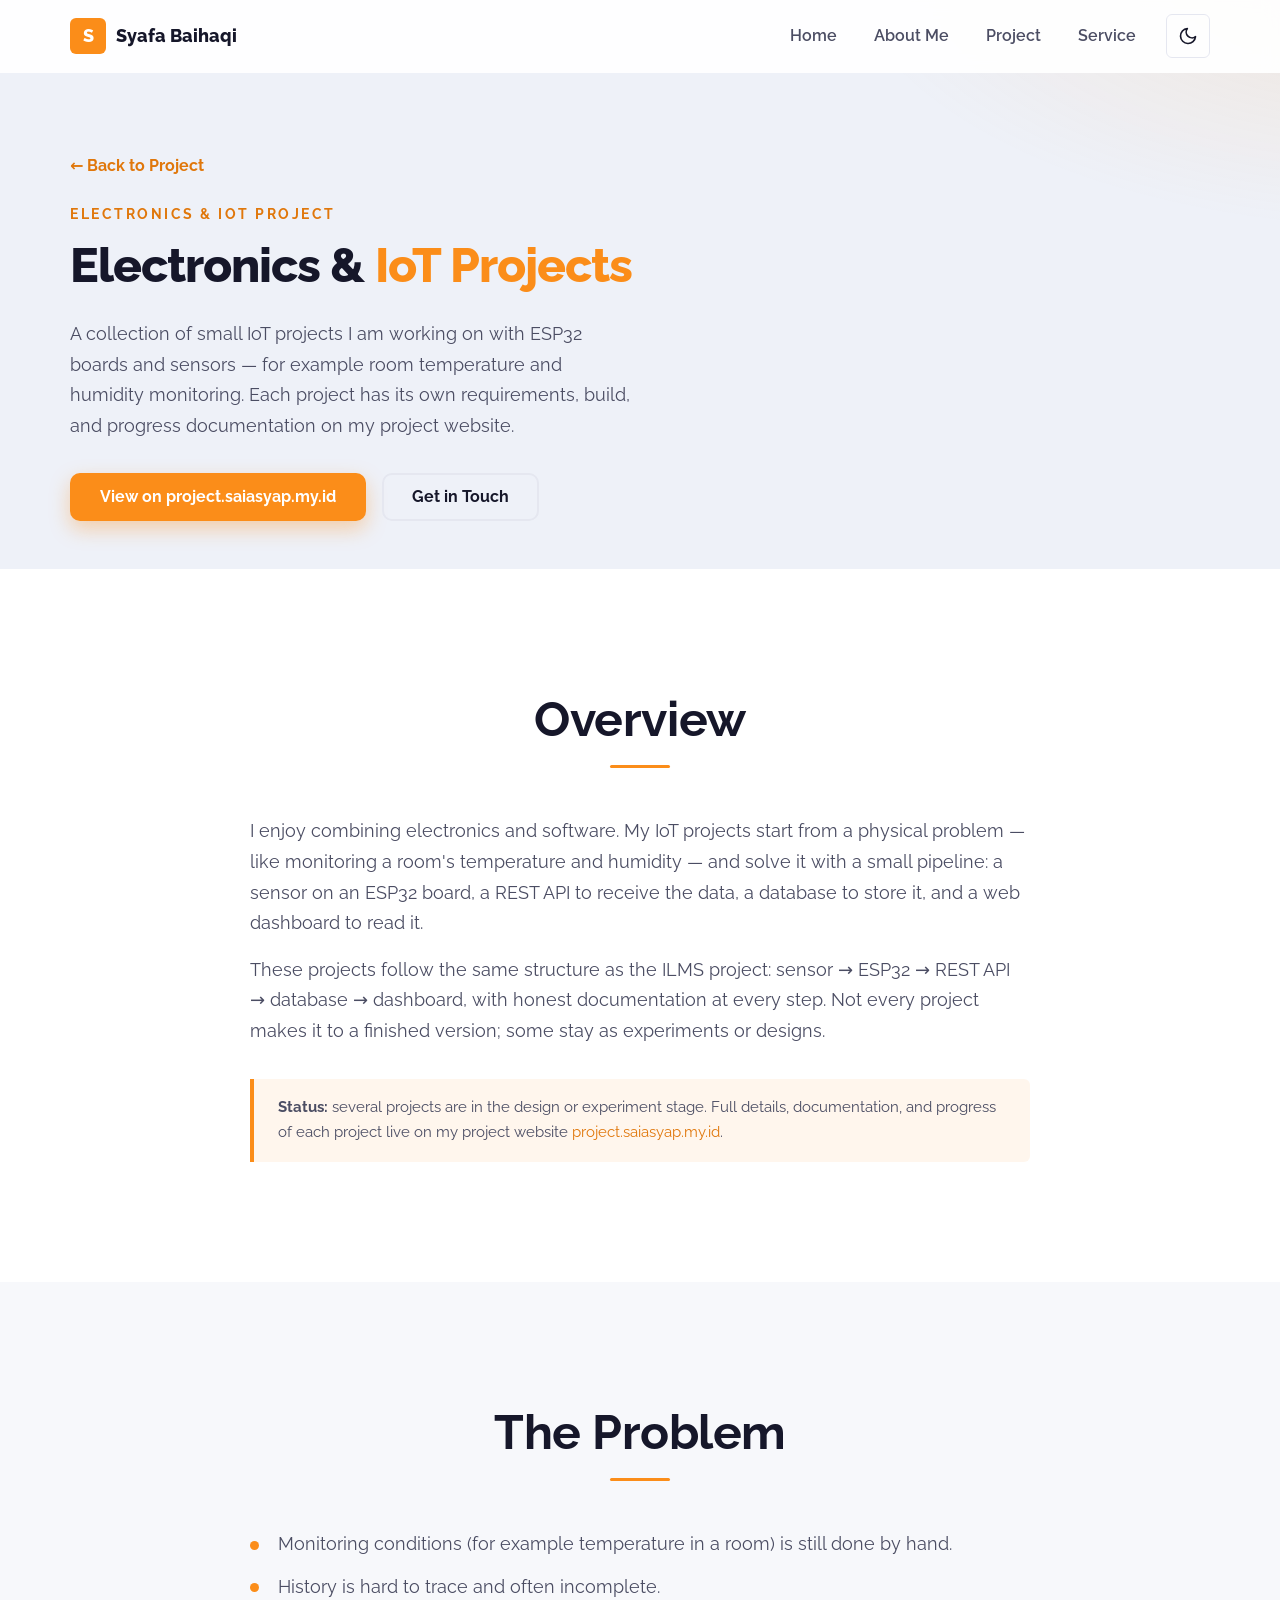
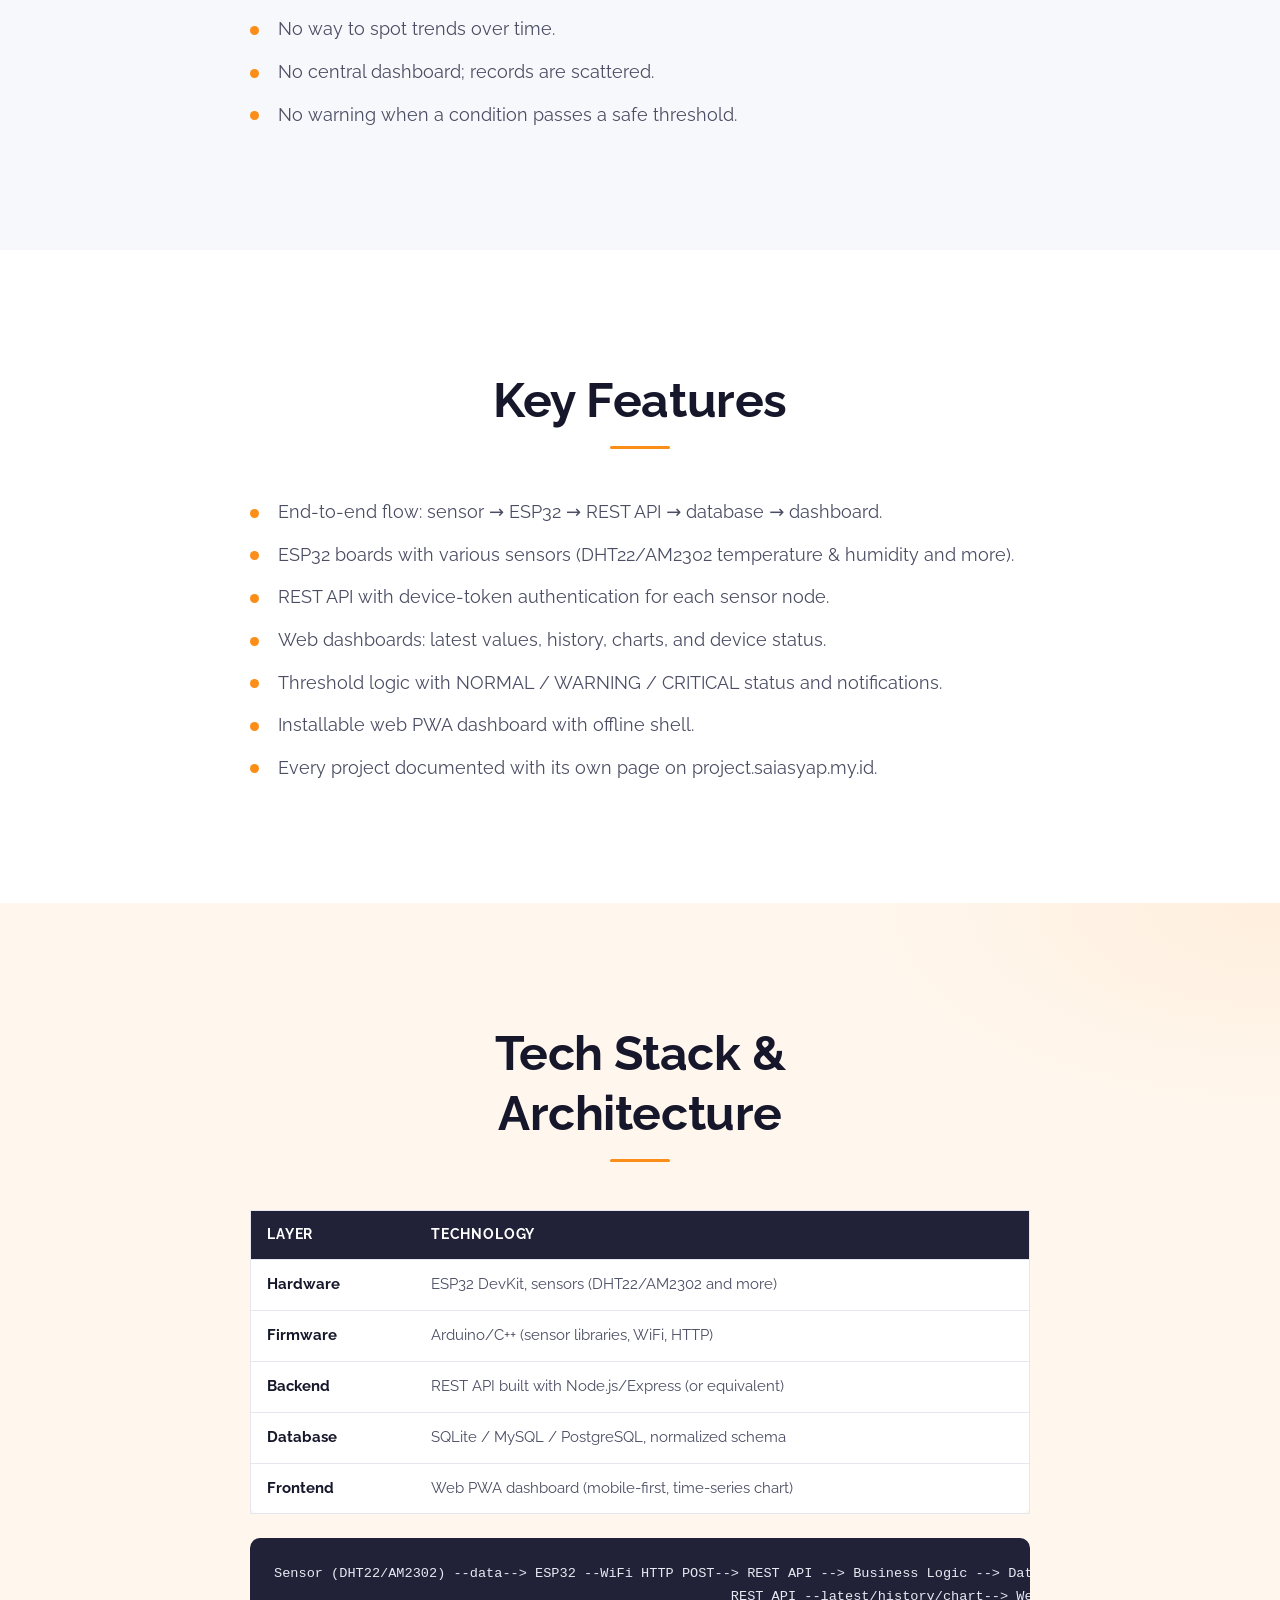
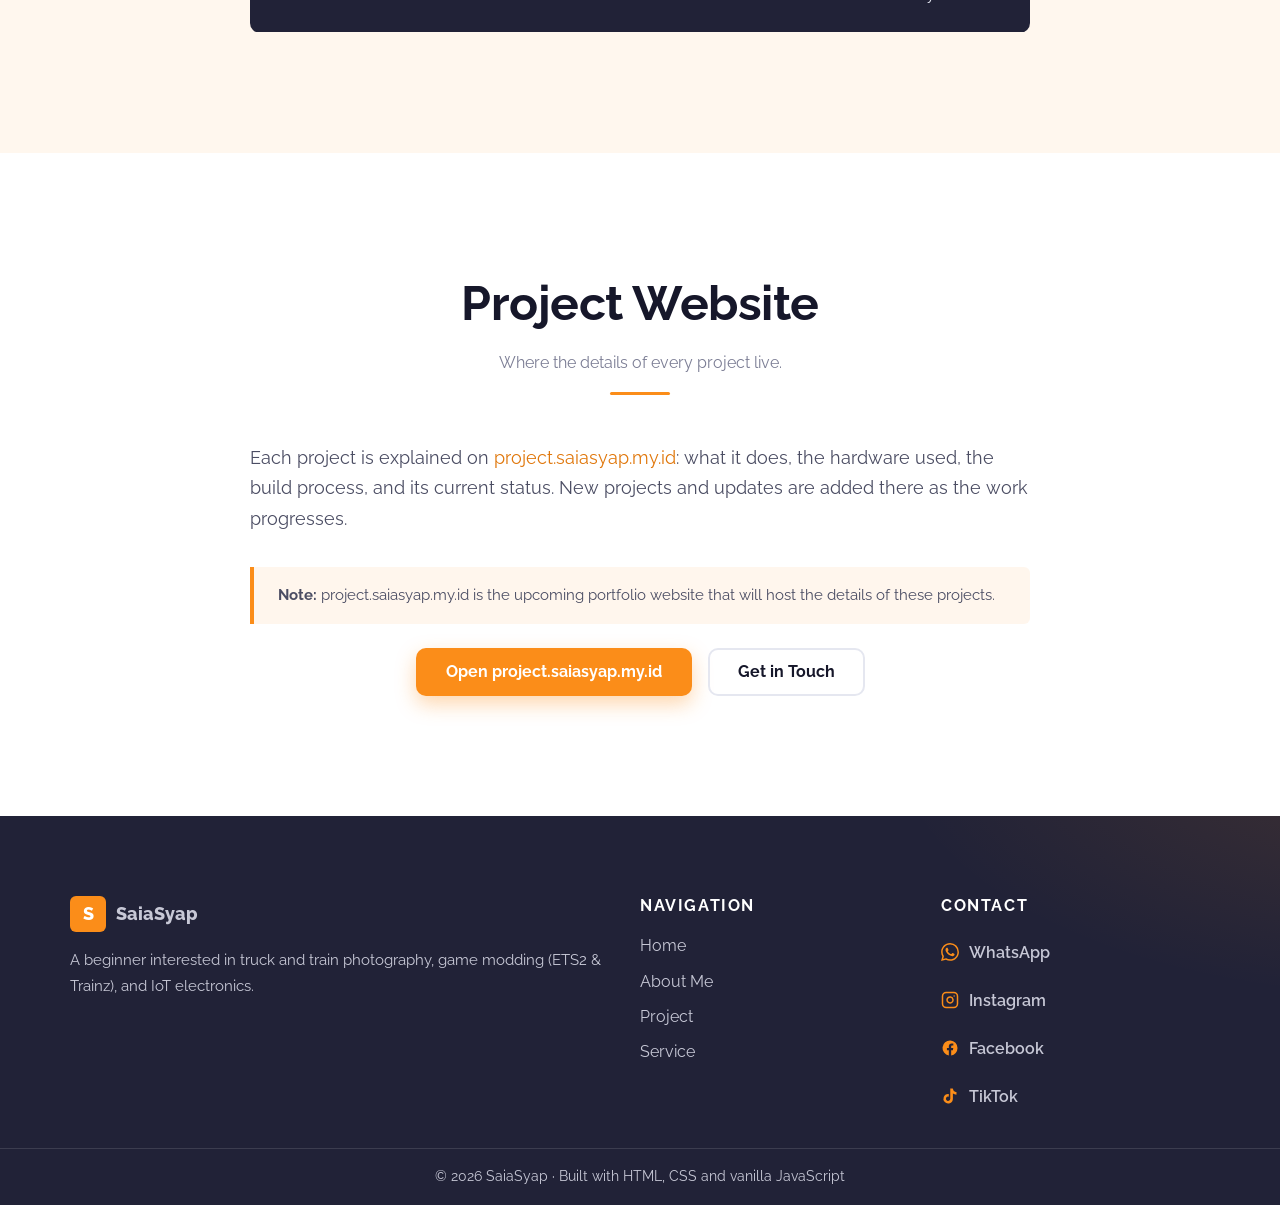
<file: project-iot.html>
<!DOCTYPE html>
<html lang="en">
  <head>
    <meta charset="UTF-8" />
    <script>
      (function () {
        var stored = null;
        try {
          stored = localStorage.getItem("theme");
        } catch (e) {}
        var dark = stored
          ? stored === "dark"
          : window.matchMedia("(prefers-color-scheme: dark)").matches;
        document.documentElement.setAttribute(
          "data-theme",
          dark ? "dark" : "light"
        );
      })();
    </script>
    <meta name="viewport" content="width=device-width, initial-scale=1.0" />
    <title>Electronics &amp; IoT Projects | Syafa Baihaqi</title>
    <meta
      name="description"
      content="Electronics & IoT projects by Muhammad Syafa Baihaqi: small ESP32-based IoT projects such as temperature and humidity monitoring, built with sensors, REST API, a database, and web dashboards. Details per project available on project.saiasyap.my.id."
    />
    <meta name="author" content="Muhammad Syafa Baihaqi" />
    <link rel="canonical" href="https://saiasyap.my.id/project-iot.html" />

    <meta property="og:type" content="article" />
    <meta property="og:title" content="Electronics &amp; IoT Projects" />
    <meta
      property="og:description"
      content="Small ESP32 + sensor IoT projects with REST API, database, and web dashboards. Details on project.saiasyap.my.id."
    />
    <meta property="og:url" content="https://saiasyap.my.id/project-iot.html" />
    <meta name="twitter:card" content="summary" />

    <link rel="preconnect" href="https://fonts.googleapis.com" />
    <link rel="preconnect" href="https://fonts.gstatic.com" crossorigin />
    <link
      href="https://fonts.googleapis.com/css2?family=Raleway:wght@400;500;600;700;800&display=swap"
      rel="stylesheet"
    />
    <link rel="stylesheet" href="style.css?v=2" />
    <script src="src/main.js?v=2" defer></script>
  </head>

  <body>
    <a class="skip-link" href="#main">Skip to content</a>

    <header class="site-header" id="navbar">
      <nav class="navbar container" aria-label="Main navigation">
        <a class="navbar-brand" href="index.html">
          <span class="brand-mark" aria-hidden="true">S</span>
          <span class="brand-text">Syafa Baihaqi</span>
        </a>

        <button
          class="nav-toggle"
            type="button"
            aria-expanded="false"
            aria-controls="nav-menu"
            aria-label="Open menu"
          >
            <span class="nav-toggle-bar" aria-hidden="true"></span>
            <span class="nav-toggle-bar" aria-hidden="true"></span>
            <span class="nav-toggle-bar" aria-hidden="true"></span>
          </button>

        <ul class="nav-menu" id="nav-menu">
          <li><a class="nav-link" href="index.html#home">Home</a></li>
          <li><a class="nav-link" href="index.html#about">About Me</a></li>
          <li><a class="nav-link" href="index.html#project">Project</a></li>
          <li><a class="nav-link" href="index.html#service">Service</a></li>
        </ul>

        <div class="nav-actions">
          <button
            class="nav-toggle"
            type="button"
            aria-expanded="false"
            aria-controls="nav-menu"
            aria-label="Open menu"
          >
            <span class="nav-toggle-bar" aria-hidden="true"></span>
            <span class="nav-toggle-bar" aria-hidden="true"></span>
            <span class="nav-toggle-bar" aria-hidden="true"></span>
          </button>

          <button
            class="theme-toggle"
            type="button"
            aria-label="Switch to dark theme"
          >
            <svg class="icon-sun" viewBox="0 0 24 24" fill="none" stroke="currentColor" stroke-width="2" stroke-linecap="round" stroke-linejoin="round" aria-hidden="true"><circle cx="12" cy="12" r="4"></circle><path d="M12 2v2"></path><path d="M12 20v2"></path><path d="m4.93 4.93 1.41 1.41"></path><path d="m17.66 17.66 1.41 1.41"></path><path d="M2 12h2"></path><path d="M20 12h2"></path><path d="m6.34 17.66-1.41 1.41"></path><path d="m19.07 4.93-1.41 1.41"></path></svg>
            <svg class="icon-moon" viewBox="0 0 24 24" fill="none" stroke="currentColor" stroke-width="2" stroke-linecap="round" stroke-linejoin="round" aria-hidden="true"><path d="M21 12.79A9 9 0 1 1 11.21 3 7 7 0 0 0 21 12.79z"></path></svg>
          </button>
        </div>
      </nav>
    </header>

    <main id="main">
      <!-- Page hero -->
      <section class="page-hero">
        <div class="container">
          <a class="back-link reveal" href="index.html#project">
            <span aria-hidden="true">&larr;</span> Back to Project
          </a>
          <p class="hero-kicker reveal">Electronics &amp; IoT Project</p>
          <h1 class="hero-title reveal">
            Electronics &amp; <span class="text-brand">IoT Projects</span>
          </h1>
          <p class="hero-lead reveal">
            A collection of small IoT projects I am working on with ESP32
            boards and sensors — for example room temperature and humidity
            monitoring. Each project has its own requirements, build, and
            progress documentation on my project website.
          </p>
          <div class="hero-actions reveal">
            <a
              class="btn btn-primary"
              href="https://project.saiasyap.my.id"
              target="_blank"
              rel="noopener noreferrer"
            >
              View on project.saiasyap.my.id
            </a>
            <a class="btn btn-outline" href="index.html#contact">Get in Touch</a>
          </div>
        </div>
      </section>

      <!-- Overview -->
      <section class="section">
        <div class="container">
          <header class="section-header reveal">
            <h2>Overview</h2>
            <span class="line" aria-hidden="true"></span>
          </header>
          <div class="prose reveal">
            <p>
              I enjoy combining electronics and software. My IoT projects start
              from a physical problem — like monitoring a room's temperature
              and humidity — and solve it with a small pipeline: a sensor on an
              ESP32 board, a REST API to receive the data, a database to store
              it, and a web dashboard to read it.
            </p>
            <p>
              These projects follow the same structure as the ILMS project:
              sensor &rarr; ESP32 &rarr; REST API &rarr; database &rarr;
              dashboard, with honest documentation at every step. Not every
              project makes it to a finished version; some stay as experiments
              or designs.
            </p>
          </div>
          <p class="prose-note reveal">
            <strong>Status:</strong> several projects are in the design or
            experiment stage. Full details, documentation, and progress of
            each project live on my project website
            <a
              href="https://project.saiasyap.my.id"
              target="_blank"
              rel="noopener noreferrer"
              >project.saiasyap.my.id</a
            >.
          </p>
        </div>
      </section>

      <!-- Problem -->
      <section class="section section-soft">
        <div class="container">
          <header class="section-header reveal">
            <h2>The Problem</h2>
            <span class="line" aria-hidden="true"></span>
          </header>
          <ul class="prose-list reveal">
            <li>Monitoring conditions (for example temperature in a room) is still done by hand.</li>
            <li>History is hard to trace and often incomplete.</li>
            <li>No way to spot trends over time.</li>
            <li>No central dashboard; records are scattered.</li>
            <li>No warning when a condition passes a safe threshold.</li>
          </ul>
        </div>
      </section>

      <!-- Features -->
      <section class="section">
        <div class="container">
          <header class="section-header reveal">
            <h2>Key Features</h2>
            <span class="line" aria-hidden="true"></span>
          </header>
          <ul class="prose-list reveal">
            <li>End-to-end flow: sensor &rarr; ESP32 &rarr; REST API &rarr; database &rarr; dashboard.</li>
            <li>ESP32 boards with various sensors (DHT22/AM2302 temperature &amp; humidity and more).</li>
            <li>REST API with device-token authentication for each sensor node.</li>
            <li>Web dashboards: latest values, history, charts, and device status.</li>
            <li>Threshold logic with NORMAL / WARNING / CRITICAL status and notifications.</li>
            <li>Installable web PWA dashboard with offline shell.</li>
            <li>Every project documented with its own page on project.saiasyap.my.id.</li>
          </ul>
        </div>
      </section>

      <!-- Tech stack -->
      <section class="section section-warm">
        <div class="container">
          <header class="section-header reveal">
            <h2>Tech Stack &amp; Architecture</h2>
            <span class="line" aria-hidden="true"></span>
          </header>

          <div class="table-wrap reveal">
            <table class="spec-table">
              <caption class="visually-hidden">Technology used in the electronics/IoT projects</caption>
              <thead>
                <tr>
                  <th scope="col">Layer</th>
                  <th scope="col">Technology</th>
                </tr>
              </thead>
              <tbody>
                <tr>
                  <th scope="row">Hardware</th>
                  <td>ESP32 DevKit, sensors (DHT22/AM2302 and more)</td>
                </tr>
                <tr>
                  <th scope="row">Firmware</th>
                  <td>Arduino/C++ (sensor libraries, WiFi, HTTP)</td>
                </tr>
                <tr>
                  <th scope="row">Backend</th>
                  <td>REST API built with Node.js/Express (or equivalent)</td>
                </tr>
                <tr>
                  <th scope="row">Database</th>
                  <td>SQLite / MySQL / PostgreSQL, normalized schema</td>
                </tr>
                <tr>
                  <th scope="row">Frontend</th>
                  <td>Web PWA dashboard (mobile-first, time-series chart)</td>
                </tr>
              </tbody>
            </table>
          </div>

          <pre class="arch reveal" aria-label="Architecture diagram">Sensor (DHT22/AM2302) --data--> ESP32 --WiFi HTTP POST--> REST API --> Business Logic --> Database
                                                        REST API --latest/history/chart--> Web Dashboard (PWA) --> User</pre>
        </div>
      </section>

      <!-- Project website -->
      <section class="section">
        <div class="container">
          <header class="section-header reveal">
            <h2>Project Website</h2>
            <p>Where the details of every project live.</p>
            <span class="line" aria-hidden="true"></span>
          </header>
          <div class="prose reveal">
            <p>
              Each project is explained on
              <a
                href="https://project.saiasyap.my.id"
                target="_blank"
                rel="noopener noreferrer"
                >project.saiasyap.my.id</a
              >: what it does, the hardware used, the build process, and its
              current status. New projects and updates are added there as the
              work progresses.
            </p>
          </div>
          <p class="prose-note reveal">
            <strong>Note:</strong> project.saiasyap.my.id is the upcoming
            portfolio website that will host the details of these projects.
          </p>

          <div class="project-actions center reveal">
            <a
              class="btn btn-primary"
              href="https://project.saiasyap.my.id"
              target="_blank"
              rel="noopener noreferrer"
            >
              Open project.saiasyap.my.id
            </a>
            <a class="btn btn-outline" href="index.html#contact">Get in Touch</a>
          </div>
        </div>
      </section>
    </main>

    <footer class="site-footer" id="contact">
      <div class="container footer-container">
        <div class="footer-section footer-about">
          <a class="footer-brand" href="index.html">
            <span class="brand-mark" aria-hidden="true">S</span>
            <span>SaiaSyap</span>
          </a>
          <p>
            A beginner interested in truck and train photography, game modding
            (ETS2 &amp; Trainz), and IoT electronics.
          </p>
        </div>

        <div class="footer-section">
          <h3>Navigation</h3>
          <ul class="footer-links">
            <li><a href="index.html#home">Home</a></li>
            <li><a href="index.html#about">About Me</a></li>
            <li><a href="index.html#project">Project</a></li>
            <li><a href="index.html#service">Service</a></li>
          </ul>
        </div>

        <div class="footer-section">
          <h3>Contact</h3>
          <ul class="contact-list">
            <li>
              <a
                href="https://wa.me/6285642615523"
                target="_blank"
                rel="noopener noreferrer"
              >
                <svg viewBox="0 0 24 24" fill="currentColor" aria-hidden="true"><path d="M17.472 14.382c-.297-.149-1.758-.867-2.03-.967-.273-.099-.471-.148-.67.15-.197.297-.767.966-.94 1.164-.173.199-.347.223-.644.075-.297-.15-1.255-.463-2.39-1.475-.883-.788-1.48-1.761-1.653-2.059-.173-.297-.018-.458.13-.606.134-.133.298-.347.446-.52.149-.174.198-.298.298-.497.099-.198.05-.371-.025-.52-.075-.149-.669-1.612-.916-2.207-.242-.579-.487-.5-.669-.51-.173-.008-.371-.01-.57-.01-.198 0-.52.074-.792.372-.272.297-1.04 1.016-1.04 2.479 0 1.462 1.065 2.875 1.213 3.074.149.198 2.096 3.2 5.077 4.487.709.306 1.262.489 1.694.625.712.227 1.36.195 1.871.118.571-.085 1.758-.719 2.006-1.413.248-.694.248-1.289.173-1.413-.074-.124-.272-.198-.57-.347m-5.421 7.403h-.004a9.87 9.87 0 0 1-5.031-1.378l-.361-.214-3.741.982.998-3.648-.235-.374a9.86 9.86 0 0 1-1.51-5.26c.001-5.45 4.436-9.884 9.888-9.884 2.64 0 5.122 1.03 6.988 2.898a9.825 9.825 0 0 1 2.893 6.994c-.003 5.45-4.437 9.884-9.885 9.884m8.413-18.297A11.815 11.815 0 0 0 12.05 0C5.495 0 .16 5.335.157 11.892c0 2.096.547 4.142 1.588 5.945L.057 24l6.305-1.654a11.882 11.882 0 0 0 5.683 1.448h.005c6.554 0 11.89-5.335 11.893-11.893a11.821 11.821 0 0 0-3.48-8.413z"></path></svg>
                WhatsApp
              </a>
            </li>
            <li>
              <a
                href="https://www.instagram.com/saia.syap?igsh=N2NxZ2JjZTM2OHli"
                target="_blank"
                rel="noopener noreferrer"
              >
                <svg viewBox="0 0 24 24" fill="none" stroke="currentColor" stroke-width="2" stroke-linecap="round" stroke-linejoin="round" aria-hidden="true"><rect x="2" y="2" width="20" height="20" rx="5" ry="5"></rect><path d="M16 11.37A4 4 0 1 1 12.63 8 4 4 0 0 1 16 11.37z"></path><line x1="17.5" y1="6.5" x2="17.51" y2="6.5"></line></svg>
                Instagram
              </a>
            </li>
            <li>
              <a
                href="https://www.facebook.com/syafa.ez.18?mibextid=ZbWKwL"
                target="_blank"
                rel="noopener noreferrer"
              >
                <svg viewBox="0 0 24 24" fill="currentColor" aria-hidden="true"><path d="M22 12a10 10 0 1 0-11.56 9.88v-6.99H7.9V12h2.54V9.8c0-2.5 1.49-3.89 3.77-3.89 1.09 0 2.23.2 2.23.2v2.46h-1.26c-1.24 0-1.63.77-1.63 1.56V12h2.78l-.44 2.89h-2.34v6.99A10 10 0 0 0 22 12z"></path></svg>
                Facebook
              </a>
            </li>
            <li>
              <a
                href="https://www.tiktok.com/@saiasyap?_t=8oQKshiKMUh&_r=1"
                target="_blank"
                rel="noopener noreferrer"
              >
                <svg viewBox="0 0 24 24" fill="currentColor" aria-hidden="true"><path d="M19.59 6.69a4.83 4.83 0 0 1-3.77-4.25V2h-3.45v13.67a2.89 2.89 0 0 1-5.2 1.74 2.89 2.89 0 0 1 2.31-4.64 2.93 2.93 0 0 1 .88.13V9.4a6.84 6.84 0 0 0-1-.05A6.33 6.33 0 0 0 5 20.1a6.34 6.34 0 0 0 10.86-4.43v-7a8.16 8.16 0 0 0 4.77 1.52v-3.4a4.85 4.85 0 0 1-1-.1z"></path></svg>
                TikTok
              </a>
            </li>
          </ul>
        </div>
      </div>

      <div class="footer-bottom">
        <p>
          &copy; <span id="year">2026</span> SaiaSyap · Built with HTML, CSS
          and vanilla JavaScript
        </p>
      </div>
    </footer>

    <button class="back-to-top" type="button" aria-label="Back to top">
      <svg viewBox="0 0 24 24" fill="none" stroke="currentColor" stroke-width="2.5" stroke-linecap="round" stroke-linejoin="round" aria-hidden="true"><path d="m18 15-6-6-6 6"></path></svg>
    </button>
  </body>
</html>
</file>
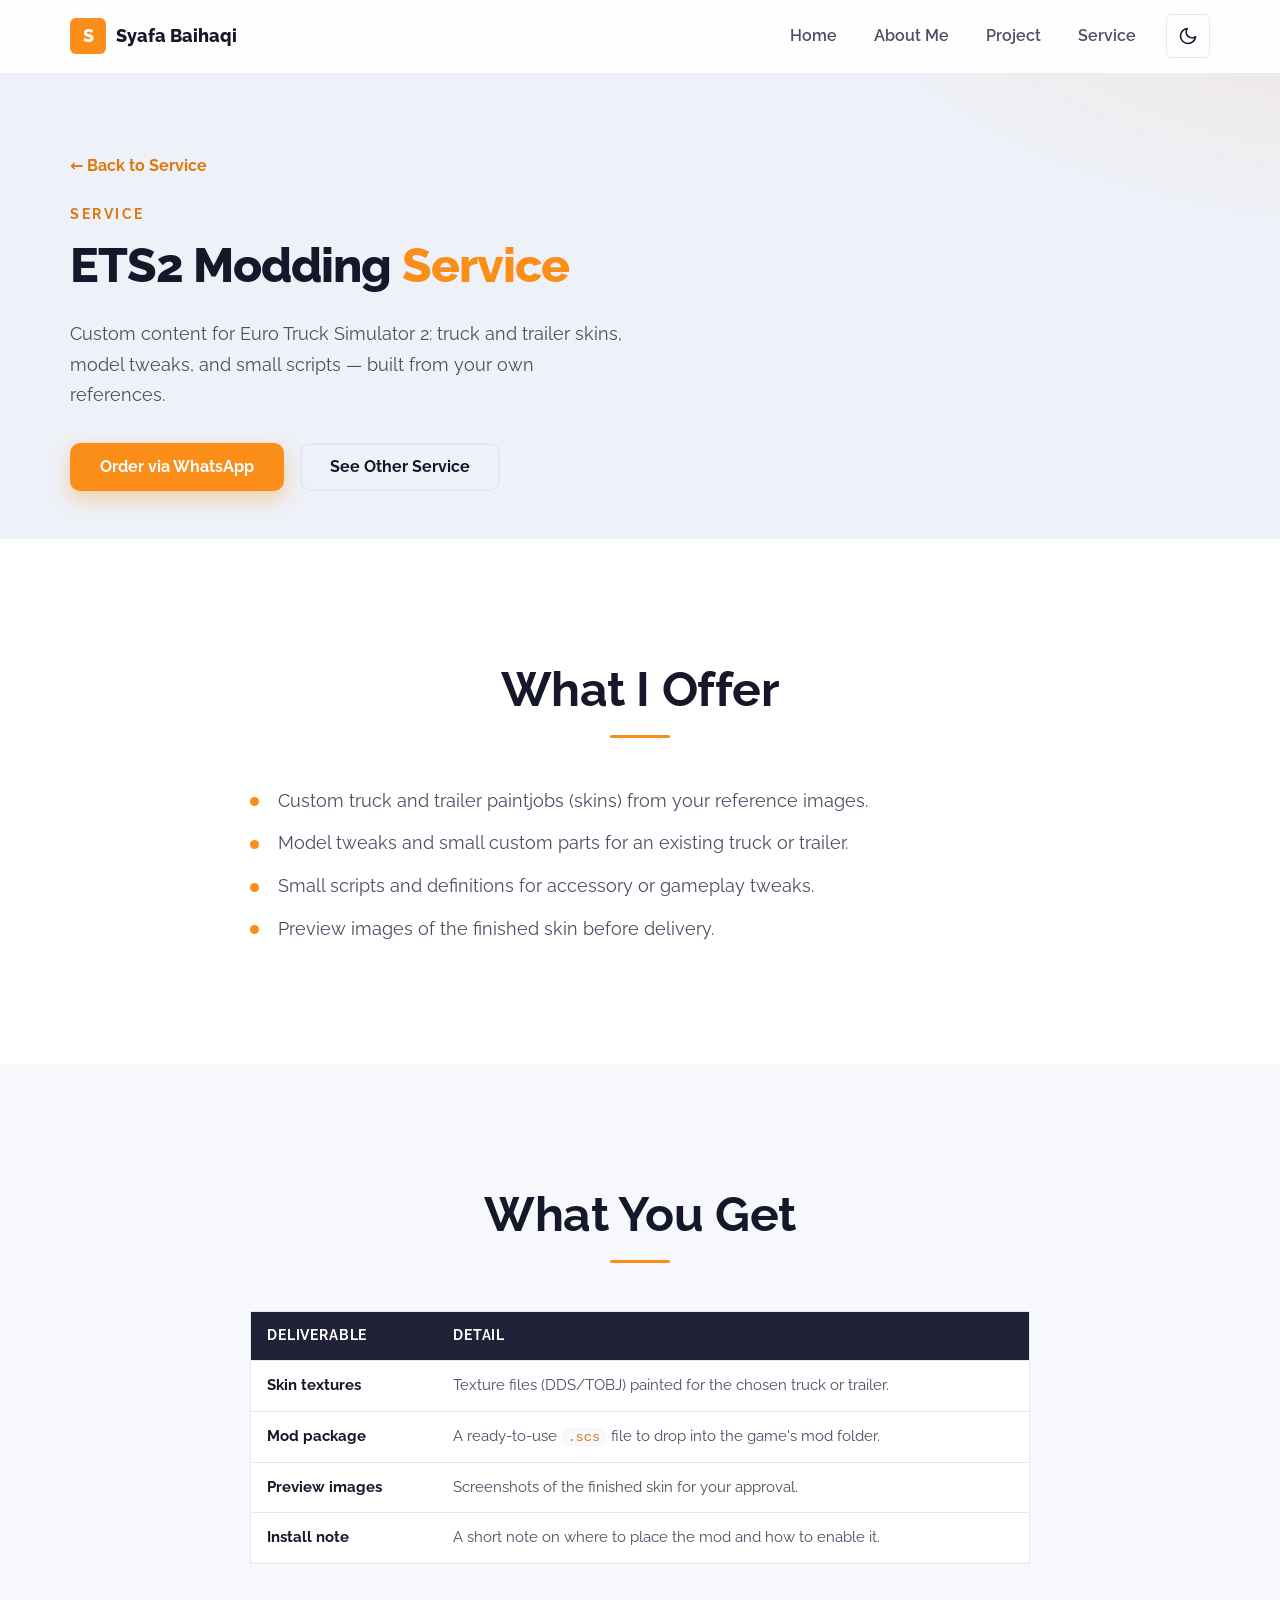
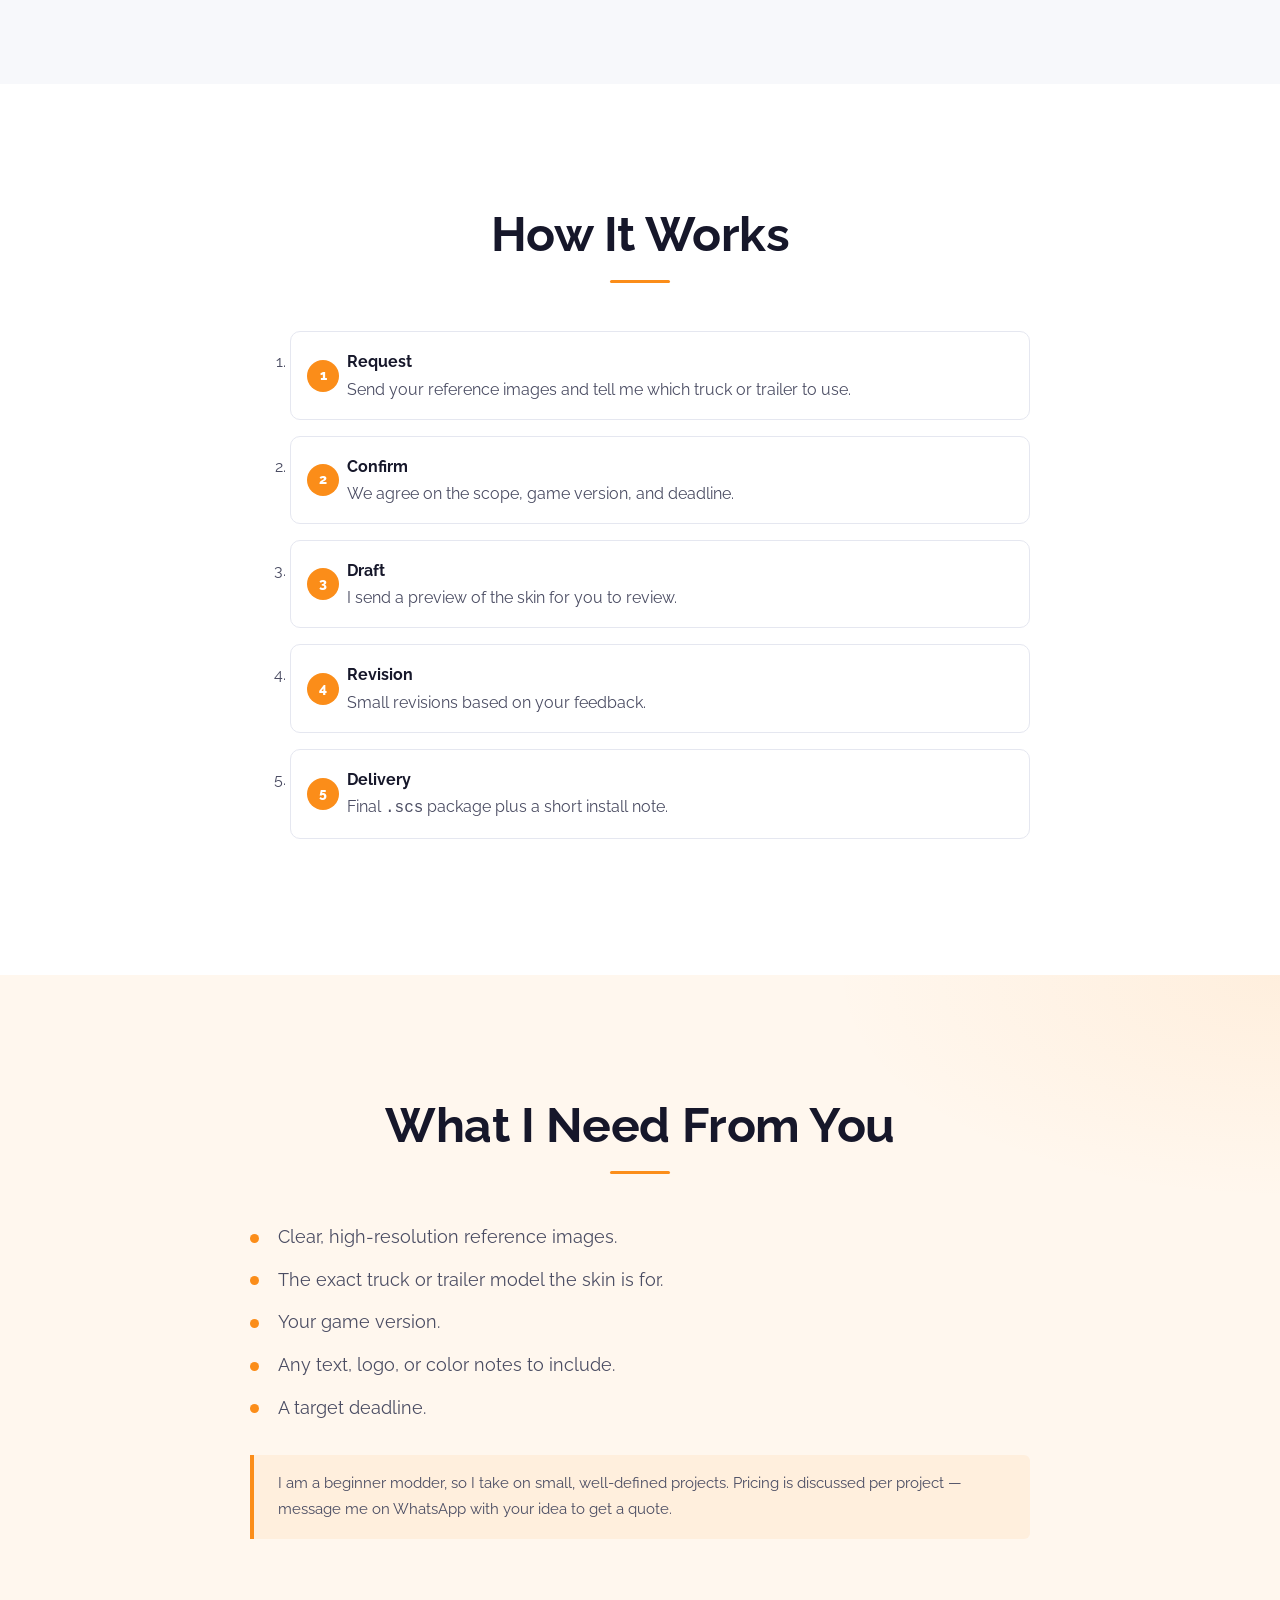
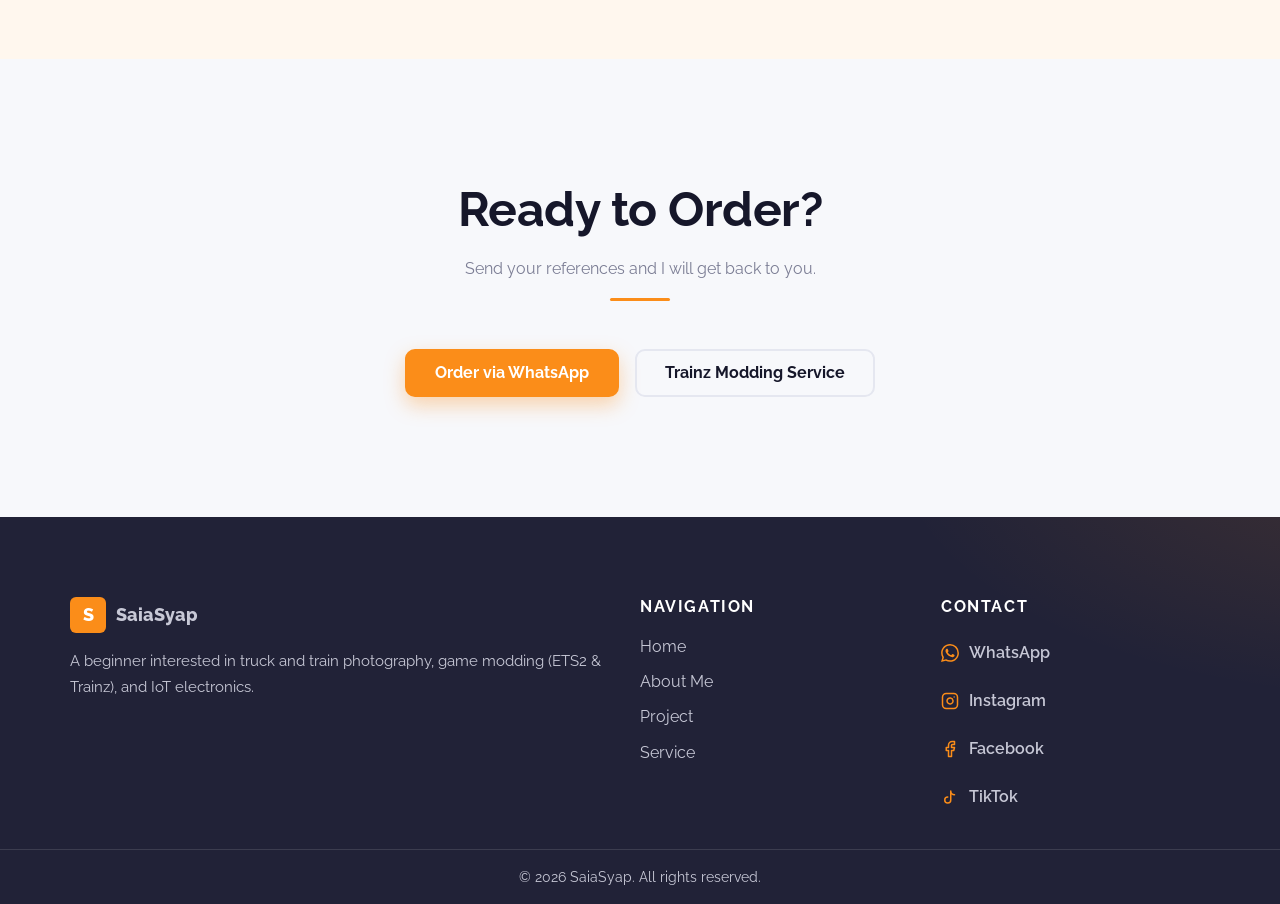
<file: service-ets2.html>
<!DOCTYPE html>
<html lang="en">
  <head>
    <meta charset="UTF-8" />
    <script>
      (function () {
        var stored = null;
        try {
          stored = localStorage.getItem("theme");
        } catch (e) {}
        var dark = stored
          ? stored === "dark"
          : window.matchMedia("(prefers-color-scheme: dark)").matches;
        document.documentElement.setAttribute(
          "data-theme",
          dark ? "dark" : "light"
        );
      })();
    </script>
    <meta name="viewport" content="width=device-width, initial-scale=1.0" />
    <title>ETS2 Modding Service — Skins, Models &amp; Scripts | Syafa Baihaqi</title>
    <meta
      name="description"
      content="Custom modding service for Euro Truck Simulator 2: truck and trailer skins, model tweaks, and small scripts. Order via WhatsApp."
    />
    <meta name="author" content="Muhammad Syafa Baihaqi" />
    <link rel="canonical" href="https://saiasyap.my.id/service-ets2.html" />

    <meta property="og:type" content="website" />
    <meta property="og:title" content="ETS2 Modding Service — Skins, Models &amp; Scripts" />
    <meta
      property="og:description"
      content="Custom modding service for Euro Truck Simulator 2: skins, model tweaks, and small scripts."
    />
    <meta property="og:url" content="https://saiasyap.my.id/service-ets2.html" />
    <meta name="twitter:card" content="summary" />

    <link rel="preconnect" href="https://fonts.googleapis.com" />
    <link rel="preconnect" href="https://fonts.gstatic.com" crossorigin />
    <link
      href="https://fonts.googleapis.com/css2?family=Raleway:wght@400;500;600;700;800&display=swap"
      rel="stylesheet"
    />
    <link rel="stylesheet" href="style.css?v=2" />
    <script src="src/main.js?v=2" defer></script>
  </head>

  <body>
    <a class="skip-link" href="#main">Skip to content</a>

    <header class="site-header" id="navbar">
      <nav class="navbar container" aria-label="Main navigation">
        <a class="navbar-brand" href="index.html">
          <span class="brand-mark" aria-hidden="true">S</span>
          <span class="brand-text">Syafa Baihaqi</span>
        </a>

        <button
          class="nav-toggle"
            type="button"
            aria-expanded="false"
            aria-controls="nav-menu"
            aria-label="Open menu"
          >
            <span class="nav-toggle-bar" aria-hidden="true"></span>
            <span class="nav-toggle-bar" aria-hidden="true"></span>
            <span class="nav-toggle-bar" aria-hidden="true"></span>
          </button>

        <ul class="nav-menu" id="nav-menu">
          <li><a class="nav-link" href="index.html#home">Home</a></li>
          <li><a class="nav-link" href="index.html#about">About Me</a></li>
          <li><a class="nav-link" href="index.html#project">Project</a></li>
          <li><a class="nav-link" href="index.html#service">Service</a></li>
        </ul>

        <div class="nav-actions">
          <button
            class="nav-toggle"
            type="button"
            aria-expanded="false"
            aria-controls="nav-menu"
            aria-label="Open menu"
          >
            <span class="nav-toggle-bar" aria-hidden="true"></span>
            <span class="nav-toggle-bar" aria-hidden="true"></span>
            <span class="nav-toggle-bar" aria-hidden="true"></span>
          </button>

          <button
            class="theme-toggle"
            type="button"
            aria-label="Switch to dark theme"
          >
            <svg class="icon-sun" viewBox="0 0 24 24" fill="none" stroke="currentColor" stroke-width="2" stroke-linecap="round" stroke-linejoin="round" aria-hidden="true"><circle cx="12" cy="12" r="4"></circle><path d="M12 2v2"></path><path d="M12 20v2"></path><path d="m4.93 4.93 1.41 1.41"></path><path d="m17.66 17.66 1.41 1.41"></path><path d="M2 12h2"></path><path d="M20 12h2"></path><path d="m6.34 17.66-1.41 1.41"></path><path d="m19.07 4.93-1.41 1.41"></path></svg>
            <svg class="icon-moon" viewBox="0 0 24 24" fill="none" stroke="currentColor" stroke-width="2" stroke-linecap="round" stroke-linejoin="round" aria-hidden="true"><path d="M21 12.79A9 9 0 1 1 11.21 3 7 7 0 0 0 21 12.79z"></path></svg>
          </button>
        </div>
      </nav>
    </header>

    <main id="main">
      <!-- Page hero -->
      <section class="page-hero">
        <div class="container">
          <a class="back-link reveal" href="index.html#service">
            <span aria-hidden="true">&larr;</span> Back to Service
          </a>
          <p class="hero-kicker reveal">Service</p>
          <h1 class="hero-title reveal">
            ETS2 Modding <span class="text-brand">Service</span>
          </h1>
          <p class="hero-lead reveal">
            Custom content for Euro Truck Simulator 2: truck and trailer skins,
            model tweaks, and small scripts — built from your own references.
          </p>
          <div class="hero-actions reveal">
            <a
              class="btn btn-primary"
              href="https://wa.me/6285642615523"
              target="_blank"
              rel="noopener noreferrer"
            >
              Order via WhatsApp
            </a>
            <a class="btn btn-outline" href="index.html#service">
              See Other Service
            </a>
          </div>
        </div>
      </section>

      <!-- What I offer -->
      <section class="section">
        <div class="container">
          <header class="section-header reveal">
            <h2>What I Offer</h2>
            <span class="line" aria-hidden="true"></span>
          </header>
          <ul class="prose-list reveal">
            <li>Custom truck and trailer paintjobs (skins) from your reference images.</li>
            <li>Model tweaks and small custom parts for an existing truck or trailer.</li>
            <li>Small scripts and definitions for accessory or gameplay tweaks.</li>
            <li>Preview images of the finished skin before delivery.</li>
          </ul>
        </div>
      </section>

      <!-- What you get -->
      <section class="section section-soft">
        <div class="container">
          <header class="section-header reveal">
            <h2>What You Get</h2>
            <span class="line" aria-hidden="true"></span>
          </header>

          <div class="table-wrap reveal">
            <table class="spec-table">
              <caption class="visually-hidden">Deliverables for the ETS2 modding service</caption>
              <thead>
                <tr>
                  <th scope="col">Deliverable</th>
                  <th scope="col">Detail</th>
                </tr>
              </thead>
              <tbody>
                <tr>
                  <th scope="row">Skin textures</th>
                  <td>Texture files (DDS/TOBJ) painted for the chosen truck or trailer.</td>
                </tr>
                <tr>
                  <th scope="row">Mod package</th>
                  <td>A ready-to-use <code>.scs</code> file to drop into the game's mod folder.</td>
                </tr>
                <tr>
                  <th scope="row">Preview images</th>
                  <td>Screenshots of the finished skin for your approval.</td>
                </tr>
                <tr>
                  <th scope="row">Install note</th>
                  <td>A short note on where to place the mod and how to enable it.</td>
                </tr>
              </tbody>
            </table>
          </div>
        </div>
      </section>

      <!-- Process -->
      <section class="section">
        <div class="container">
          <header class="section-header reveal">
            <h2>How It Works</h2>
            <span class="line" aria-hidden="true"></span>
          </header>
          <ol class="process-list reveal">
            <li>
              <strong>Request</strong>
              Send your reference images and tell me which truck or trailer to use.
            </li>
            <li>
              <strong>Confirm</strong>
              We agree on the scope, game version, and deadline.
            </li>
            <li>
              <strong>Draft</strong>
              I send a preview of the skin for you to review.
            </li>
            <li>
              <strong>Revision</strong>
              Small revisions based on your feedback.
            </li>
            <li>
              <strong>Delivery</strong>
              Final <code>.scs</code> package plus a short install note.
            </li>
          </ol>
        </div>
      </section>

      <!-- Requirements -->
      <section class="section section-warm">
        <div class="container">
          <header class="section-header reveal">
            <h2>What I Need From You</h2>
            <span class="line" aria-hidden="true"></span>
          </header>
          <ul class="prose-list reveal">
            <li>Clear, high-resolution reference images.</li>
            <li>The exact truck or trailer model the skin is for.</li>
            <li>Your game version.</li>
            <li>Any text, logo, or color notes to include.</li>
            <li>A target deadline.</li>
          </ul>

          <p class="prose-note reveal">
            I am a beginner modder, so I take on small, well-defined projects.
            Pricing is discussed per project — message me on WhatsApp with your
            idea to get a quote.
          </p>
        </div>
      </section>

      <!-- CTA -->
      <section class="section section-soft">
        <div class="container">
          <header class="section-header reveal">
            <h2>Ready to Order?</h2>
            <p>Send your references and I will get back to you.</p>
            <span class="line" aria-hidden="true"></span>
          </header>
          <div class="project-actions center reveal">
            <a
              class="btn btn-primary"
              href="https://wa.me/6285642615523"
              target="_blank"
              rel="noopener noreferrer"
            >
              Order via WhatsApp
            </a>
            <a class="btn btn-outline" href="service-trainz.html">
              Trainz Modding Service
            </a>
          </div>
        </div>
      </section>
    </main>

    <footer class="site-footer" id="contact">
      <div class="container footer-container">
        <div class="footer-section footer-about">
          <a class="footer-brand" href="index.html">
            <span class="brand-mark" aria-hidden="true">S</span>
            <span>SaiaSyap</span>
          </a>
          <p>
            A beginner interested in truck and train photography, game modding
            (ETS2 &amp; Trainz), and IoT electronics.
          </p>
        </div>

        <div class="footer-section">
          <h3>Navigation</h3>
          <ul class="footer-links">
            <li><a href="index.html#home">Home</a></li>
            <li><a href="index.html#about">About Me</a></li>
            <li><a href="index.html#project">Project</a></li>
            <li><a href="index.html#service">Service</a></li>
          </ul>
        </div>

        <div class="footer-section">
          <h3>Contact</h3>
          <ul class="contact-list">
            <li>
              <a
                href="https://wa.me/6285642615523"
                target="_blank"
                rel="noopener noreferrer"
              >
                <svg viewBox="0 0 24 24" fill="currentColor" aria-hidden="true"><path d="M17.472 14.382c-.297-.149-1.758-.867-2.03-.967-.273-.099-.471-.148-.67.15-.197.297-.767.966-.94 1.164-.173.199-.347.223-.644.075-.297-.15-1.255-.463-2.39-1.475-.883-.788-1.48-1.761-1.653-2.059-.173-.297-.018-.458.13-.606.134-.133.298-.347.446-.52.149-.174.198-.298.298-.497.099-.198.05-.371-.025-.52-.075-.149-.669-1.612-.916-2.207-.242-.579-.487-.5-.669-.51-.173-.008-.371-.01-.57-.01-.198 0-.52.074-.792.372-.272.297-1.04 1.016-1.04 2.479 0 1.462 1.065 2.875 1.213 3.074.149.198 2.096 3.2 5.077 4.487.709.306 1.262.489 1.694.625.712.227 1.36.195 1.871.118.571-.085 1.758-.719 2.006-1.413.248-.694.248-1.289.173-1.413-.074-.124-.272-.198-.57-.347m-5.421 7.403h-.004a9.87 9.87 0 0 1-5.031-1.378l-.361-.214-3.741.982.998-3.648-.235-.374a9.86 9.86 0 0 1-1.51-5.26c.001-5.45 4.436-9.884 9.888-9.884 2.64 0 5.122 1.03 6.988 2.898a9.825 9.825 0 0 1 2.893 6.994c-.003 5.45-4.437 9.884-9.885 9.884m8.413-18.297A11.815 11.815 0 0 0 12.05 0C5.495 0 .16 5.335.157 11.892c0 2.096.547 4.142 1.588 5.945L.057 24l6.305-1.654a11.882 11.882 0 0 0 5.683 1.448h.005c6.554 0 11.89-5.335 11.893-11.893a11.821 11.821 0 0 0-3.48-8.413z"></path></svg>
                WhatsApp
              </a>
            </li>
            <li>
              <a
                href="https://www.instagram.com/saia.syap?igsh=N2NxZ2JjZTM2OHli"
                target="_blank"
                rel="noopener noreferrer"
              >
                <svg viewBox="0 0 24 24" fill="none" stroke="currentColor" stroke-width="2" stroke-linecap="round" stroke-linejoin="round" aria-hidden="true"><rect x="2" y="2" width="20" height="20" rx="5" ry="5"></rect><path d="M16 11.37A4 4 0 1 1 12.63 8 4 4 0 0 1 16 11.37z"></path><line x1="17.5" y1="6.5" x2="17.51" y2="6.5"></line></svg>
                Instagram
              </a>
            </li>
            <li>
              <a
                href="https://www.facebook.com/syafa.ez.18?mibextid=ZbWKwL"
                target="_blank"
                rel="noopener noreferrer"
              >
                <svg viewBox="0 0 24 24" fill="none" stroke="currentColor" stroke-width="2" stroke-linecap="round" stroke-linejoin="round" aria-hidden="true"><path d="M18 2h-3a5 5 0 0 0-5 5v3H7v4h3v8h4v-8h3l1-4h-4V7a1 1 0 0 1 1-1h3z"></path></svg>
                Facebook
              </a>
            </li>
            <li>
              <a
                href="https://www.tiktok.com/@saiasyap?_t=8oQKshiKMUh&_r=1"
                target="_blank"
                rel="noopener noreferrer"
              >
                <svg viewBox="0 0 24 24" fill="none" stroke="currentColor" stroke-width="2" stroke-linecap="round" stroke-linejoin="round" aria-hidden="true"><path d="M9 12a4 4 0 1 0 4 4V4a5 5 0 0 0 5 5"></path></svg>
                TikTok
              </a>
            </li>
          </ul>
        </div>
      </div>
      <div class="footer-bottom">
        <p>&copy; <span id="year">2026</span> SaiaSyap. All rights reserved.</p>
      </div>
    </footer>

    <button class="back-to-top" type="button" aria-label="Back to top" hidden>
      <svg viewBox="0 0 24 24" fill="none" stroke="currentColor" stroke-width="2" stroke-linecap="round" stroke-linejoin="round" aria-hidden="true"><line x1="12" y1="19" x2="12" y2="5"></line><polyline points="5 12 12 5 19 12"></polyline></svg>
    </button>
  </body>
</html>
</file>
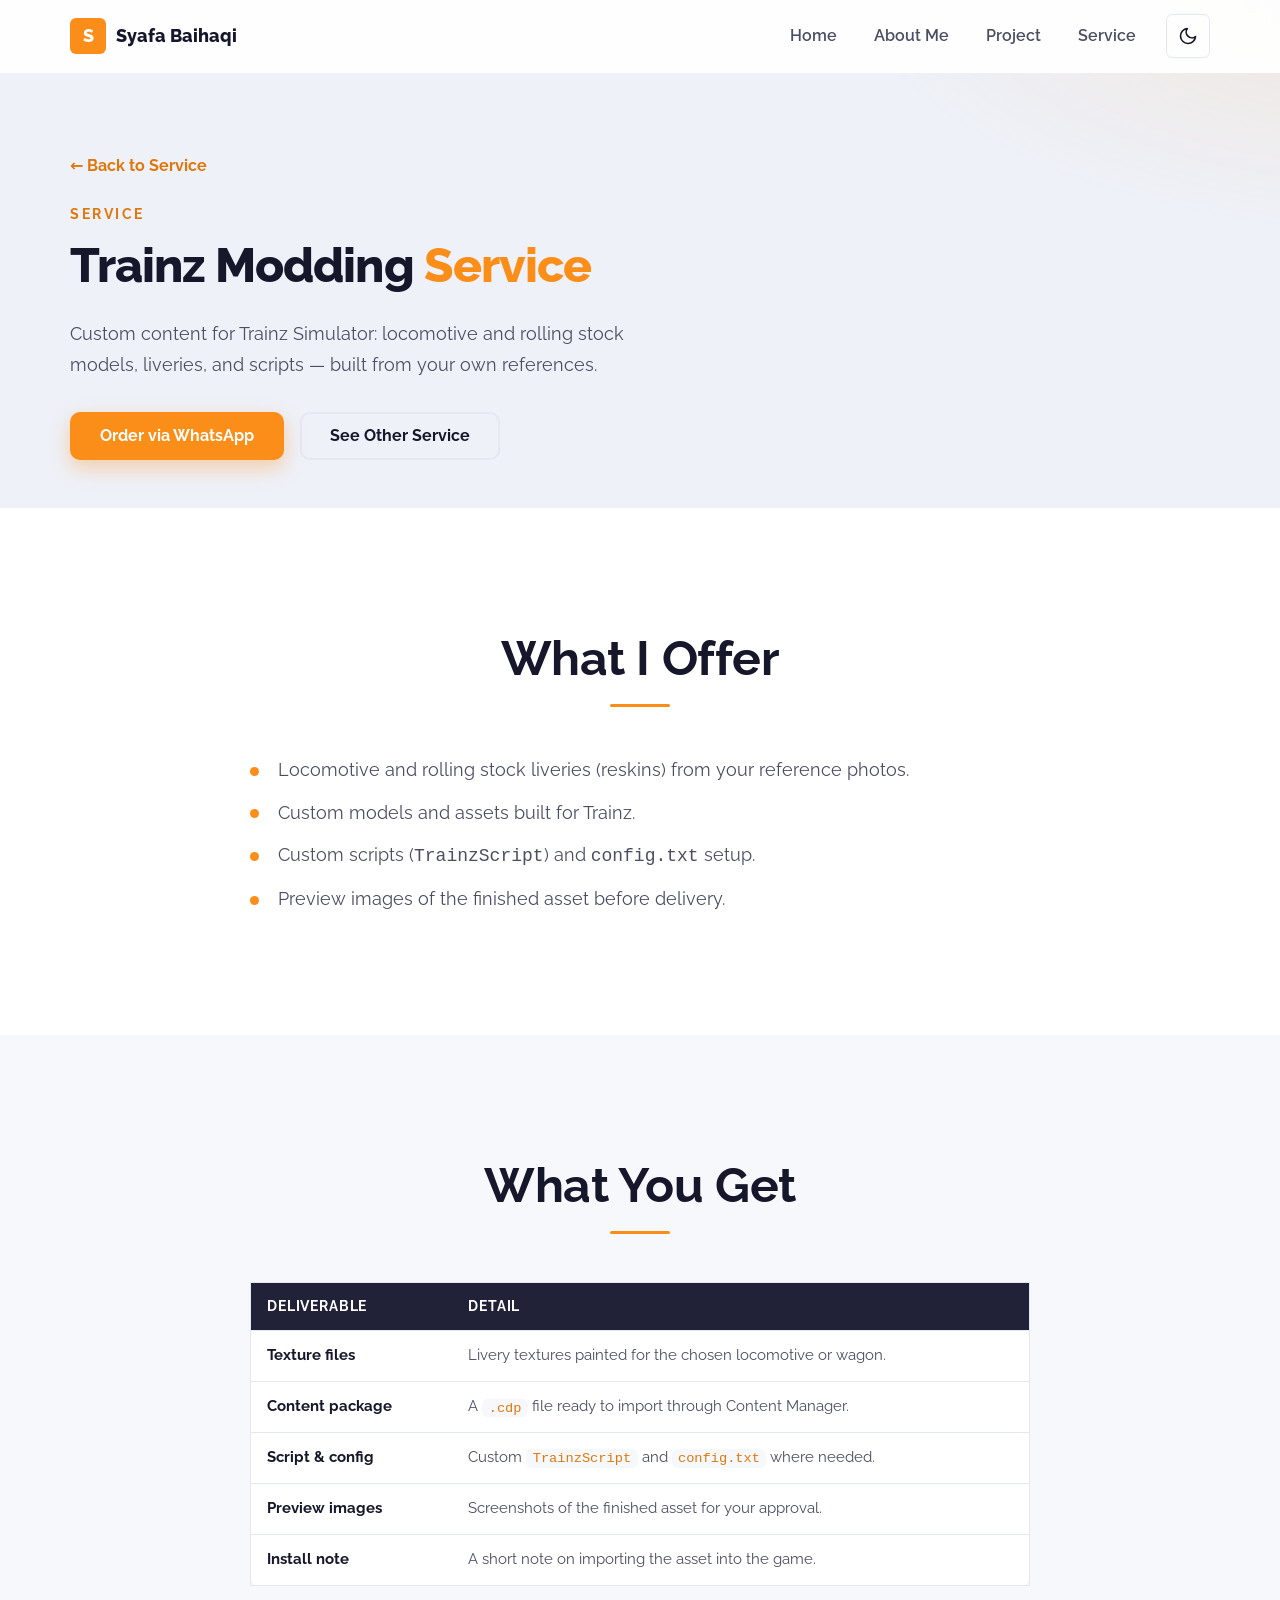
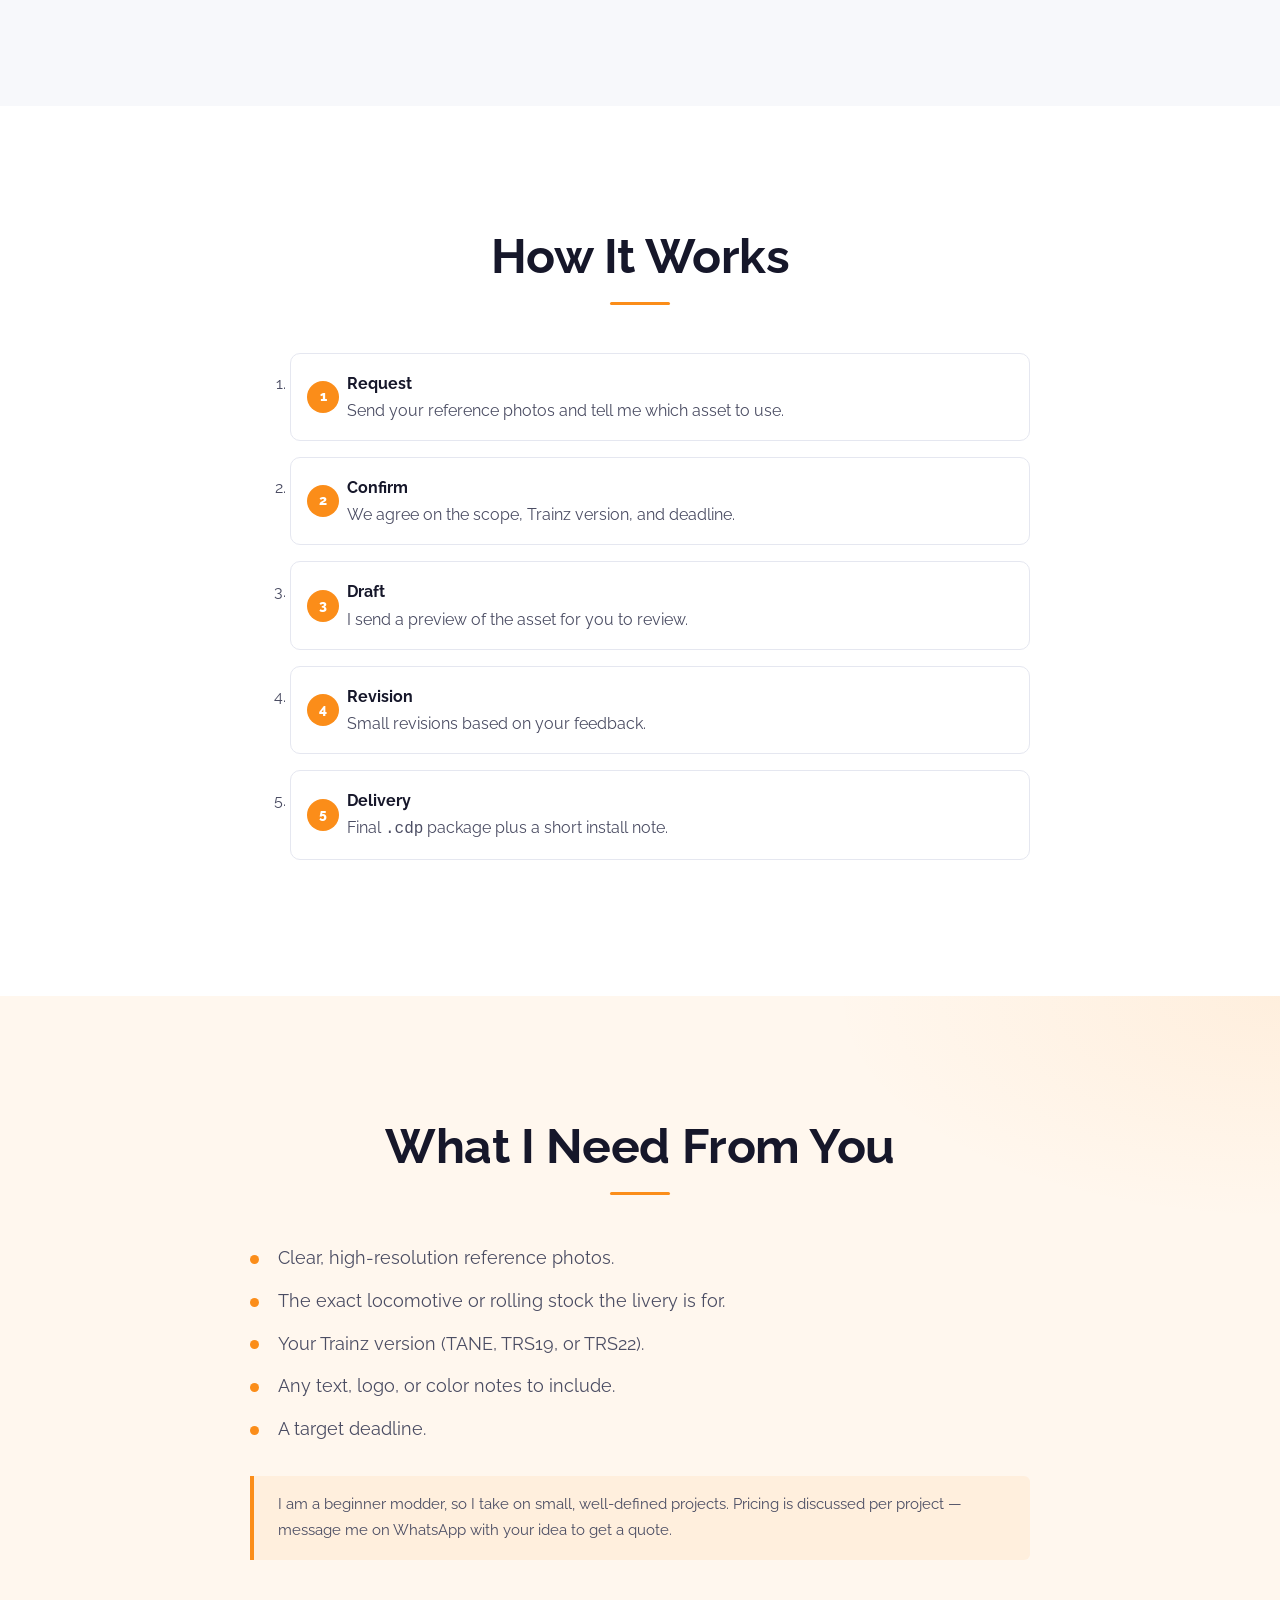
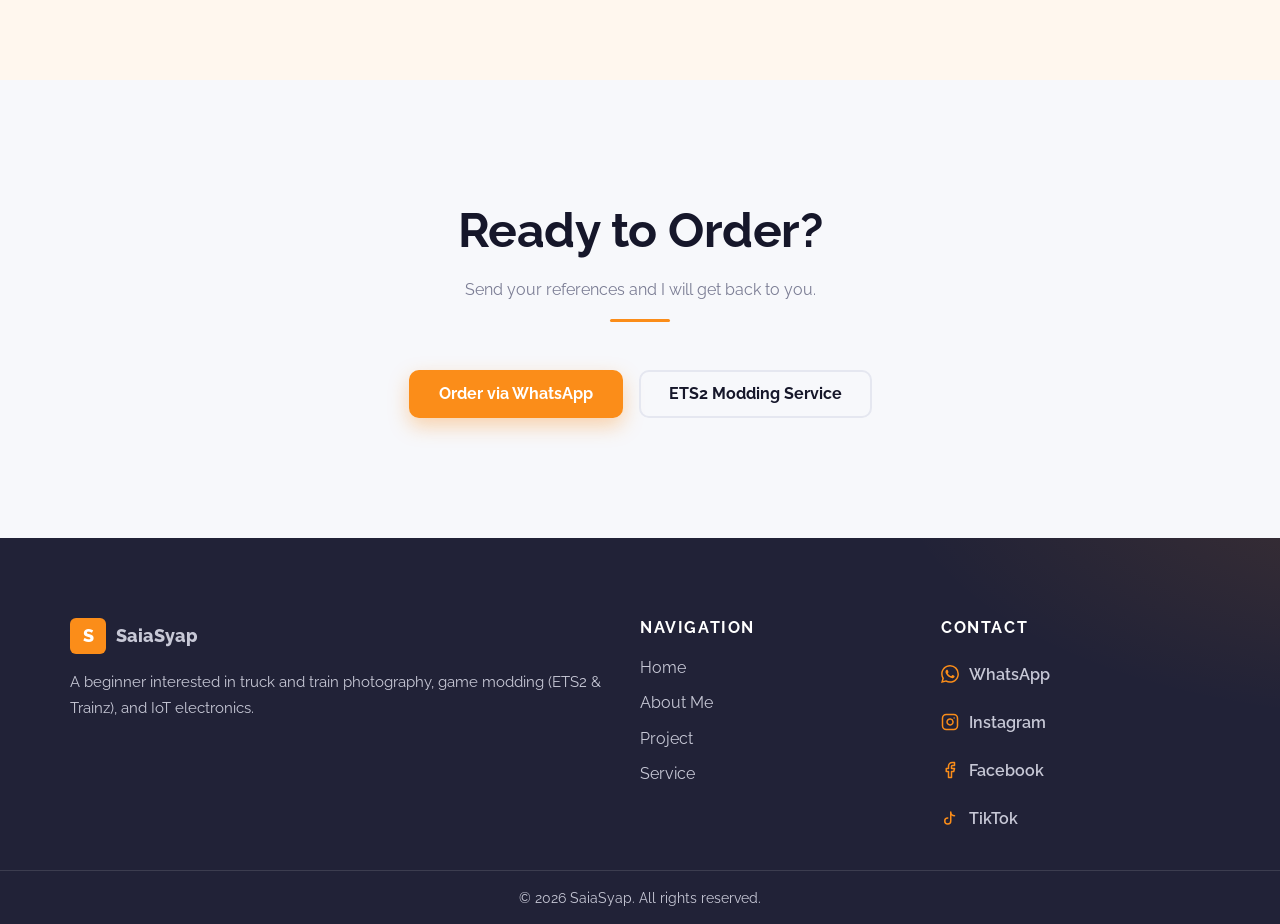
<file: service-trainz.html>
<!DOCTYPE html>
<html lang="en">
  <head>
    <meta charset="UTF-8" />
    <script>
      (function () {
        var stored = null;
        try {
          stored = localStorage.getItem("theme");
        } catch (e) {}
        var dark = stored
          ? stored === "dark"
          : window.matchMedia("(prefers-color-scheme: dark)").matches;
        document.documentElement.setAttribute(
          "data-theme",
          dark ? "dark" : "light"
        );
      })();
    </script>
    <meta name="viewport" content="width=device-width, initial-scale=1.0" />
    <title>Trainz Modding Service — Models, Liveries &amp; Scripts | Syafa Baihaqi</title>
    <meta
      name="description"
      content="Custom modding service for Trainz Simulator: locomotive and rolling stock models, liveries, and scripts. Order via WhatsApp."
    />
    <meta name="author" content="Muhammad Syafa Baihaqi" />
    <link rel="canonical" href="https://saiasyap.my.id/service-trainz.html" />

    <meta property="og:type" content="website" />
    <meta property="og:title" content="Trainz Modding Service — Models, Liveries &amp; Scripts" />
    <meta
      property="og:description"
      content="Custom modding service for Trainz Simulator: models, liveries, and scripts."
    />
    <meta property="og:url" content="https://saiasyap.my.id/service-trainz.html" />
    <meta name="twitter:card" content="summary" />

    <link rel="preconnect" href="https://fonts.googleapis.com" />
    <link rel="preconnect" href="https://fonts.gstatic.com" crossorigin />
    <link
      href="https://fonts.googleapis.com/css2?family=Raleway:wght@400;500;600;700;800&display=swap"
      rel="stylesheet"
    />
    <link rel="stylesheet" href="style.css?v=2" />
    <script src="src/main.js?v=2" defer></script>
  </head>

  <body>
    <a class="skip-link" href="#main">Skip to content</a>

    <header class="site-header" id="navbar">
      <nav class="navbar container" aria-label="Main navigation">
        <a class="navbar-brand" href="index.html">
          <span class="brand-mark" aria-hidden="true">S</span>
          <span class="brand-text">Syafa Baihaqi</span>
        </a>

        <button
          class="nav-toggle"
            type="button"
            aria-expanded="false"
            aria-controls="nav-menu"
            aria-label="Open menu"
          >
            <span class="nav-toggle-bar" aria-hidden="true"></span>
            <span class="nav-toggle-bar" aria-hidden="true"></span>
            <span class="nav-toggle-bar" aria-hidden="true"></span>
          </button>

        <ul class="nav-menu" id="nav-menu">
          <li><a class="nav-link" href="index.html#home">Home</a></li>
          <li><a class="nav-link" href="index.html#about">About Me</a></li>
          <li><a class="nav-link" href="index.html#project">Project</a></li>
          <li><a class="nav-link" href="index.html#service">Service</a></li>
        </ul>

        <div class="nav-actions">
          <button
            class="nav-toggle"
            type="button"
            aria-expanded="false"
            aria-controls="nav-menu"
            aria-label="Open menu"
          >
            <span class="nav-toggle-bar" aria-hidden="true"></span>
            <span class="nav-toggle-bar" aria-hidden="true"></span>
            <span class="nav-toggle-bar" aria-hidden="true"></span>
          </button>

          <button
            class="theme-toggle"
            type="button"
            aria-label="Switch to dark theme"
          >
            <svg class="icon-sun" viewBox="0 0 24 24" fill="none" stroke="currentColor" stroke-width="2" stroke-linecap="round" stroke-linejoin="round" aria-hidden="true"><circle cx="12" cy="12" r="4"></circle><path d="M12 2v2"></path><path d="M12 20v2"></path><path d="m4.93 4.93 1.41 1.41"></path><path d="m17.66 17.66 1.41 1.41"></path><path d="M2 12h2"></path><path d="M20 12h2"></path><path d="m6.34 17.66-1.41 1.41"></path><path d="m19.07 4.93-1.41 1.41"></path></svg>
            <svg class="icon-moon" viewBox="0 0 24 24" fill="none" stroke="currentColor" stroke-width="2" stroke-linecap="round" stroke-linejoin="round" aria-hidden="true"><path d="M21 12.79A9 9 0 1 1 11.21 3 7 7 0 0 0 21 12.79z"></path></svg>
          </button>
        </div>
      </nav>
    </header>

    <main id="main">
      <!-- Page hero -->
      <section class="page-hero">
        <div class="container">
          <a class="back-link reveal" href="index.html#service">
            <span aria-hidden="true">&larr;</span> Back to Service
          </a>
          <p class="hero-kicker reveal">Service</p>
          <h1 class="hero-title reveal">
            Trainz Modding <span class="text-brand">Service</span>
          </h1>
          <p class="hero-lead reveal">
            Custom content for Trainz Simulator: locomotive and rolling stock
            models, liveries, and scripts — built from your own references.
          </p>
          <div class="hero-actions reveal">
            <a
              class="btn btn-primary"
              href="https://wa.me/6285642615523"
              target="_blank"
              rel="noopener noreferrer"
            >
              Order via WhatsApp
            </a>
            <a class="btn btn-outline" href="index.html#service">
              See Other Service
            </a>
          </div>
        </div>
      </section>

      <!-- What I offer -->
      <section class="section">
        <div class="container">
          <header class="section-header reveal">
            <h2>What I Offer</h2>
            <span class="line" aria-hidden="true"></span>
          </header>
          <ul class="prose-list reveal">
            <li>Locomotive and rolling stock liveries (reskins) from your reference photos.</li>
            <li>Custom models and assets built for Trainz.</li>
            <li>Custom scripts (<code>TrainzScript</code>) and <code>config.txt</code> setup.</li>
            <li>Preview images of the finished asset before delivery.</li>
          </ul>
        </div>
      </section>

      <!-- What you get -->
      <section class="section section-soft">
        <div class="container">
          <header class="section-header reveal">
            <h2>What You Get</h2>
            <span class="line" aria-hidden="true"></span>
          </header>

          <div class="table-wrap reveal">
            <table class="spec-table">
              <caption class="visually-hidden">Deliverables for the Trainz modding service</caption>
              <thead>
                <tr>
                  <th scope="col">Deliverable</th>
                  <th scope="col">Detail</th>
                </tr>
              </thead>
              <tbody>
                <tr>
                  <th scope="row">Texture files</th>
                  <td>Livery textures painted for the chosen locomotive or wagon.</td>
                </tr>
                <tr>
                  <th scope="row">Content package</th>
                  <td>A <code>.cdp</code> file ready to import through Content Manager.</td>
                </tr>
                <tr>
                  <th scope="row">Script &amp; config</th>
                  <td>Custom <code>TrainzScript</code> and <code>config.txt</code> where needed.</td>
                </tr>
                <tr>
                  <th scope="row">Preview images</th>
                  <td>Screenshots of the finished asset for your approval.</td>
                </tr>
                <tr>
                  <th scope="row">Install note</th>
                  <td>A short note on importing the asset into the game.</td>
                </tr>
              </tbody>
            </table>
          </div>
        </div>
      </section>

      <!-- Process -->
      <section class="section">
        <div class="container">
          <header class="section-header reveal">
            <h2>How It Works</h2>
            <span class="line" aria-hidden="true"></span>
          </header>
          <ol class="process-list reveal">
            <li>
              <strong>Request</strong>
              Send your reference photos and tell me which asset to use.
            </li>
            <li>
              <strong>Confirm</strong>
              We agree on the scope, Trainz version, and deadline.
            </li>
            <li>
              <strong>Draft</strong>
              I send a preview of the asset for you to review.
            </li>
            <li>
              <strong>Revision</strong>
              Small revisions based on your feedback.
            </li>
            <li>
              <strong>Delivery</strong>
              Final <code>.cdp</code> package plus a short install note.
            </li>
          </ol>
        </div>
      </section>

      <!-- Requirements -->
      <section class="section section-warm">
        <div class="container">
          <header class="section-header reveal">
            <h2>What I Need From You</h2>
            <span class="line" aria-hidden="true"></span>
          </header>
          <ul class="prose-list reveal">
            <li>Clear, high-resolution reference photos.</li>
            <li>The exact locomotive or rolling stock the livery is for.</li>
            <li>Your Trainz version (TANE, TRS19, or TRS22).</li>
            <li>Any text, logo, or color notes to include.</li>
            <li>A target deadline.</li>
          </ul>

          <p class="prose-note reveal">
            I am a beginner modder, so I take on small, well-defined projects.
            Pricing is discussed per project — message me on WhatsApp with your
            idea to get a quote.
          </p>
        </div>
      </section>

      <!-- CTA -->
      <section class="section section-soft">
        <div class="container">
          <header class="section-header reveal">
            <h2>Ready to Order?</h2>
            <p>Send your references and I will get back to you.</p>
            <span class="line" aria-hidden="true"></span>
          </header>
          <div class="project-actions center reveal">
            <a
              class="btn btn-primary"
              href="https://wa.me/6285642615523"
              target="_blank"
              rel="noopener noreferrer"
            >
              Order via WhatsApp
            </a>
            <a class="btn btn-outline" href="service-ets2.html">
              ETS2 Modding Service
            </a>
          </div>
        </div>
      </section>
    </main>

    <footer class="site-footer" id="contact">
      <div class="container footer-container">
        <div class="footer-section footer-about">
          <a class="footer-brand" href="index.html">
            <span class="brand-mark" aria-hidden="true">S</span>
            <span>SaiaSyap</span>
          </a>
          <p>
            A beginner interested in truck and train photography, game modding
            (ETS2 &amp; Trainz), and IoT electronics.
          </p>
        </div>

        <div class="footer-section">
          <h3>Navigation</h3>
          <ul class="footer-links">
            <li><a href="index.html#home">Home</a></li>
            <li><a href="index.html#about">About Me</a></li>
            <li><a href="index.html#project">Project</a></li>
            <li><a href="index.html#service">Service</a></li>
          </ul>
        </div>

        <div class="footer-section">
          <h3>Contact</h3>
          <ul class="contact-list">
            <li>
              <a
                href="https://wa.me/6285642615523"
                target="_blank"
                rel="noopener noreferrer"
              >
                <svg viewBox="0 0 24 24" fill="currentColor" aria-hidden="true"><path d="M17.472 14.382c-.297-.149-1.758-.867-2.03-.967-.273-.099-.471-.148-.67.15-.197.297-.767.966-.94 1.164-.173.199-.347.223-.644.075-.297-.15-1.255-.463-2.39-1.475-.883-.788-1.48-1.761-1.653-2.059-.173-.297-.018-.458.13-.606.134-.133.298-.347.446-.52.149-.174.198-.298.298-.497.099-.198.05-.371-.025-.52-.075-.149-.669-1.612-.916-2.207-.242-.579-.487-.5-.669-.51-.173-.008-.371-.01-.57-.01-.198 0-.52.074-.792.372-.272.297-1.04 1.016-1.04 2.479 0 1.462 1.065 2.875 1.213 3.074.149.198 2.096 3.2 5.077 4.487.709.306 1.262.489 1.694.625.712.227 1.36.195 1.871.118.571-.085 1.758-.719 2.006-1.413.248-.694.248-1.289.173-1.413-.074-.124-.272-.198-.57-.347m-5.421 7.403h-.004a9.87 9.87 0 0 1-5.031-1.378l-.361-.214-3.741.982.998-3.648-.235-.374a9.86 9.86 0 0 1-1.51-5.26c.001-5.45 4.436-9.884 9.888-9.884 2.64 0 5.122 1.03 6.988 2.898a9.825 9.825 0 0 1 2.893 6.994c-.003 5.45-4.437 9.884-9.885 9.884m8.413-18.297A11.815 11.815 0 0 0 12.05 0C5.495 0 .16 5.335.157 11.892c0 2.096.547 4.142 1.588 5.945L.057 24l6.305-1.654a11.882 11.882 0 0 0 5.683 1.448h.005c6.554 0 11.89-5.335 11.893-11.893a11.821 11.821 0 0 0-3.48-8.413z"></path></svg>
                WhatsApp
              </a>
            </li>
            <li>
              <a
                href="https://www.instagram.com/saia.syap?igsh=N2NxZ2JjZTM2OHli"
                target="_blank"
                rel="noopener noreferrer"
              >
                <svg viewBox="0 0 24 24" fill="none" stroke="currentColor" stroke-width="2" stroke-linecap="round" stroke-linejoin="round" aria-hidden="true"><rect x="2" y="2" width="20" height="20" rx="5" ry="5"></rect><path d="M16 11.37A4 4 0 1 1 12.63 8 4 4 0 0 1 16 11.37z"></path><line x1="17.5" y1="6.5" x2="17.51" y2="6.5"></line></svg>
                Instagram
              </a>
            </li>
            <li>
              <a
                href="https://www.facebook.com/syafa.ez.18?mibextid=ZbWKwL"
                target="_blank"
                rel="noopener noreferrer"
              >
                <svg viewBox="0 0 24 24" fill="none" stroke="currentColor" stroke-width="2" stroke-linecap="round" stroke-linejoin="round" aria-hidden="true"><path d="M18 2h-3a5 5 0 0 0-5 5v3H7v4h3v8h4v-8h3l1-4h-4V7a1 1 0 0 1 1-1h3z"></path></svg>
                Facebook
              </a>
            </li>
            <li>
              <a
                href="https://www.tiktok.com/@saiasyap?_t=8oQKshiKMUh&_r=1"
                target="_blank"
                rel="noopener noreferrer"
              >
                <svg viewBox="0 0 24 24" fill="none" stroke="currentColor" stroke-width="2" stroke-linecap="round" stroke-linejoin="round" aria-hidden="true"><path d="M9 12a4 4 0 1 0 4 4V4a5 5 0 0 0 5 5"></path></svg>
                TikTok
              </a>
            </li>
          </ul>
        </div>
      </div>
      <div class="footer-bottom">
        <p>&copy; <span id="year">2026</span> SaiaSyap. All rights reserved.</p>
      </div>
    </footer>

    <button class="back-to-top" type="button" aria-label="Back to top" hidden>
      <svg viewBox="0 0 24 24" fill="none" stroke="currentColor" stroke-width="2" stroke-linecap="round" stroke-linejoin="round" aria-hidden="true"><line x1="12" y1="19" x2="12" y2="5"></line><polyline points="5 12 12 5 19 12"></polyline></svg>
    </button>
  </body>
</html>
</file>
<file: style.css>
/* =========================================================
   Design tokens
   ========================================================= */
:root {
  --brand: #fb8d19;
  --brand-dark: #e0770b;
  --brand-rgb: 251, 141, 25;
  --dark: #212237;
  --heading: #16172a;
  --body: #4b4d63;
  --muted: #7b7d94;
  --bg: #ffffff;
  --bg-alt: #f7f8fb;
  --border: #e5e7f0;
  --footer-bg: #212237;
  --footer-text: #c7c8d6;

  --font: "Raleway", system-ui, -apple-system, "Segoe UI", sans-serif;

  --fs-sm: 0.875rem;
  --fs-base: 1rem;
  --fs-md: 1.125rem;
  --fs-lg: 1.375rem;
  --fs-xl: 1.75rem;
  --fs-2xl: clamp(2rem, 1.4rem + 2.6vw, 3rem);
  --fs-hero: clamp(2.5rem, 1.6rem + 4.5vw, 4.25rem);

  --sp-1: 0.5rem;
  --sp-2: 1rem;
  --sp-3: 1.5rem;
  --sp-4: 2rem;
  --sp-5: 3rem;
  --sp-6: 5rem;
  --sp-7: 7.5rem;

  --radius-sm: 6px;
  --radius: 10px;
  --radius-lg: 16px;

  --shadow-sm: 0 2px 8px rgba(22, 23, 42, 0.06);
  --shadow: 0 12px 30px rgba(22, 23, 42, 0.1);

  --container: 1140px;
  --header-h: 72px;
  --ease: cubic-bezier(0.165, 0.85, 0.44, 1);
}

/* =========================================================
   Base
   ========================================================= */
*,
*::before,
*::after {
  box-sizing: border-box;
}

html {
  scroll-behavior: smooth;
}

body {
  margin: 0;
  font-family: var(--font);
  font-size: var(--fs-base);
  line-height: 1.7;
  color: var(--body);
  background-color: var(--bg);
  -webkit-font-smoothing: antialiased;
  overflow-x: hidden;
}

h1,
h2,
h3,
h4,
h5,
h6 {
  margin: 0 0 var(--sp-2);
  color: var(--heading);
  font-weight: 700;
  line-height: 1.25;
}

p {
  margin: 0 0 var(--sp-2);
}

ul {
  margin: 0;
  padding: 0;
  list-style: none;
}

a {
  color: var(--brand-dark);
  text-decoration: none;
  transition: color 0.2s ease;
}

a:hover {
  color: var(--brand);
}

img {
  max-width: 100%;
  height: auto;
  display: block;
}

:focus-visible {
  outline: 3px solid rgba(var(--brand-rgb), 0.75);
  outline-offset: 2px;
  border-radius: var(--radius-sm);
}

.text-brand {
  color: var(--brand);
}

.container {
  width: min(100% - 2.5rem, var(--container));
  margin-inline: auto;
}

.skip-link {
  position: absolute;
  top: -100%;
  left: var(--sp-2);
  z-index: 200;
  padding: var(--sp-1) var(--sp-2);
  background: var(--dark);
  color: #fff;
  border-radius: var(--radius-sm);
  transition: top 0.2s ease;
}

.skip-link:focus {
  top: var(--sp-1);
  color: #fff;
}

/* =========================================================
   Buttons
   ========================================================= */
.btn {
  display: inline-flex;
  align-items: center;
  justify-content: center;
  min-height: 48px;
  padding: 0.75rem 1.75rem;
  border: 2px solid transparent;
  border-radius: var(--radius);
  font-family: inherit;
  font-size: var(--fs-base);
  font-weight: 700;
  line-height: 1;
  cursor: pointer;
  text-align: center;
  transition: background-color 0.25s var(--ease), color 0.25s var(--ease),
    border-color 0.25s var(--ease), transform 0.25s var(--ease),
    box-shadow 0.25s var(--ease);
}

.btn:active {
  transform: translateY(1px);
}

.btn-sm {
  min-height: 42px;
  padding: 0.55rem 1.15rem;
  font-size: var(--fs-sm);
}

.btn-primary {
  background-color: var(--brand);
  color: #fff;
  box-shadow: 0 8px 20px rgba(var(--brand-rgb), 0.35);
}

.btn-primary:hover {
  background-color: var(--brand-dark);
  color: #fff;
  box-shadow: 0 10px 24px rgba(var(--brand-rgb), 0.45);
}

.btn-outline {
  background-color: transparent;
  border-color: var(--border);
  color: var(--heading);
}

.btn-outline:hover {
  border-color: var(--brand);
  color: var(--brand-dark);
}

/* =========================================================
   Header / navigation
   ========================================================= */
.site-header {
  position: fixed;
  inset: 0 0 auto 0;
  z-index: 100;
  background-color: rgba(255, 255, 255, 0.92);
  backdrop-filter: blur(8px);
  border-bottom: 1px solid transparent;
  transition: box-shadow 0.3s var(--ease), border-color 0.3s var(--ease);
}

.site-header.scrolled {
  border-bottom-color: var(--border);
  box-shadow: var(--shadow-sm);
}

.navbar {
  display: flex;
  align-items: center;
  justify-content: space-between;
  gap: var(--sp-2);
  min-height: var(--header-h);
}

.navbar-brand {
  display: inline-flex;
  align-items: center;
  gap: 0.65rem;
  font-weight: 800;
  font-size: var(--fs-md);
  color: var(--heading);
}

.navbar-brand:hover {
  color: var(--heading);
}

.brand-mark {
  display: grid;
  place-items: center;
  width: 36px;
  height: 36px;
  border-radius: var(--radius-sm);
  background-color: var(--brand);
  color: #fff;
  font-size: 1.125rem;
  font-weight: 800;
}

.nav-toggle {
  display: inline-flex;
  flex-direction: column;
  justify-content: center;
  gap: 5px;
  width: 44px;
  height: 44px;
  padding: 10px;
  background: none;
  border: 1px solid var(--border);
  border-radius: var(--radius-sm);
  cursor: pointer;
}

.nav-toggle-bar {
  display: block;
  height: 2px;
  width: 100%;
  background-color: var(--heading);
  border-radius: 2px;
  transition: transform 0.3s var(--ease), opacity 0.2s ease;
}

.nav-toggle[aria-expanded="true"] .nav-toggle-bar:nth-child(1) {
  transform: translateY(7px) rotate(45deg);
}

.nav-toggle[aria-expanded="true"] .nav-toggle-bar:nth-child(2) {
  opacity: 0;
}

.nav-toggle[aria-expanded="true"] .nav-toggle-bar:nth-child(3) {
  transform: translateY(-7px) rotate(-45deg);
}

.nav-menu {
  position: absolute;
  top: 100%;
  left: 0;
  right: 0;
  display: none;
  flex-direction: column;
  gap: 2px;
  padding: var(--sp-2);
  background-color: #fff;
  border-bottom: 1px solid var(--border);
  box-shadow: var(--shadow);
}

.nav-menu.open {
  display: flex;
}

.nav-link {
  display: block;
  padding: 0.75rem 1rem;
  border-radius: var(--radius-sm);
  color: var(--body);
  font-weight: 600;
  transition: background-color 0.2s ease, color 0.2s ease;
}

.nav-link:hover {
  background-color: var(--bg-alt);
  color: var(--heading);
}

.nav-link.active {
  color: var(--brand-dark);
  background-color: rgba(var(--brand-rgb), 0.1);
}

/* =========================================================
   Hero
   ========================================================= */
.hero {
  display: flex;
  align-items: center;
  min-height: 100svh;
  padding: calc(var(--header-h) + var(--sp-5)) 0 var(--sp-5);
  background:
    radial-gradient(
      60rem 30rem at 110% -10%,
      rgba(var(--brand-rgb), 0.14),
      transparent 60%
    ),
    radial-gradient(
      45rem 25rem at -10% 110%,
      rgba(var(--brand-rgb), 0.1),
      transparent 60%
    ),
    #eef1f8;
  overflow: hidden;
}

.hero-inner {
  max-width: 780px;
}

.hero-kicker {
  margin-bottom: var(--sp-1);
  font-weight: 700;
  font-size: var(--fs-sm);
  letter-spacing: 0.18em;
  text-transform: uppercase;
  color: var(--brand-dark);
}

.hero-title {
  font-size: var(--fs-hero);
  font-weight: 800;
  letter-spacing: -0.02em;
  margin-bottom: var(--sp-3);
}

.hero-lead {
  max-width: 560px;
  font-size: var(--fs-md);
  color: var(--body);
  margin-bottom: var(--sp-4);
}

.hero-actions {
  display: flex;
  flex-wrap: wrap;
  gap: var(--sp-2);
}

/* =========================================================
   Sections
   ========================================================= */
.section {
  padding: var(--sp-6) 0;
  scroll-margin-top: var(--header-h);
}

.section-soft {
  background-color: var(--bg-alt);
}

.section-warm {
  background-color: #fff7ee;
  background-image: radial-gradient(
    40rem 20rem at 100% 0%,
    rgba(var(--brand-rgb), 0.08),
    transparent 70%
  );
}

.section-header {
  max-width: 560px;
  margin: 0 auto var(--sp-5);
  text-align: center;
}

.section-header h2 {
  font-size: var(--fs-2xl);
  letter-spacing: -0.01em;
}

.section-header p {
  color: var(--muted);
  margin-bottom: var(--sp-2);
}

.section-header .line {
  display: block;
  width: 60px;
  height: 3px;
  margin: 0 auto;
  border-radius: 2px;
  background-color: var(--brand);
}

/* =========================================================
   Cards (skills, projects, services)
   ========================================================= */
.card-grid {
  display: grid;
  gap: var(--sp-3);
}

.card {
  display: flex;
  flex-direction: column;
  padding: var(--sp-4) var(--sp-3);
  background-color: #fff;
  border: 1px solid var(--border);
  border-radius: var(--radius-lg);
  text-align: center;
  transition: transform 0.3s var(--ease), box-shadow 0.3s var(--ease),
    border-color 0.3s var(--ease);
}

.card:hover {
  transform: translateY(-6px);
  box-shadow: var(--shadow);
  border-color: rgba(var(--brand-rgb), 0.45);
}

.card h3 {
  font-size: var(--fs-lg);
  margin-top: var(--sp-3);
  margin-bottom: var(--sp-1);
}

.card p {
  font-size: 0.95rem;
  color: var(--body);
  margin-bottom: 0;
}

.card-icon {
  display: grid;
  place-items: center;
  width: 64px;
  height: 64px;
  margin: 0 auto;
  border-radius: var(--radius);
  background-color: rgba(var(--brand-rgb), 0.12);
  color: var(--brand-dark);
}

.card-icon svg {
  width: 30px;
  height: 30px;
}

.card-actions {
  display: flex;
  flex-wrap: wrap;
  justify-content: center;
  gap: 0.75rem;
  margin-top: auto;
  padding-top: var(--sp-3);
}

/* =========================================================
   Featured project
   ========================================================= */
.project-feature {
  display: grid;
  gap: var(--sp-4);
  padding: var(--sp-4);
  background-color: #fff;
  border: 1px solid var(--border);
  border-radius: var(--radius-lg);
  box-shadow: var(--shadow-sm);
}

.project-feature-media {
  display: grid;
  place-items: center;
  padding: var(--sp-3);
  border-radius: var(--radius);
  background:
    linear-gradient(160deg, rgba(var(--brand-rgb), 0.16), rgba(var(--brand-rgb), 0.04));
}

.project-feature-media img {
  width: 100%;
  max-width: 200px;
  height: auto;
}

.project-feature-body h3 {
  font-size: var(--fs-xl);
  margin-bottom: var(--sp-2);
}

.project-tag {
  display: inline-block;
  margin-bottom: var(--sp-1);
  padding: 0.25rem 0.75rem;
  border-radius: 999px;
  background-color: rgba(var(--brand-rgb), 0.14);
  color: var(--brand-dark);
  font-size: var(--fs-sm);
  font-weight: 800;
  letter-spacing: 0.08em;
  text-transform: uppercase;
}

.project-highlights {
  display: grid;
  gap: 0.5rem;
  margin: var(--sp-3) 0;
}

.project-highlights li {
  position: relative;
  padding-left: 1.6rem;
  font-size: 0.95rem;
  color: var(--body);
}

.project-highlights li::before {
  content: "";
  position: absolute;
  top: 0.6em;
  left: 0;
  width: 9px;
  height: 9px;
  border-radius: 50%;
  background-color: var(--brand);
}

.project-actions {
  display: flex;
  flex-wrap: wrap;
  gap: var(--sp-2);
  margin-top: var(--sp-3);
}

.project-actions.center {
  justify-content: center;
}

/* =========================================================
   Footer
   ========================================================= */
.site-footer {
  scroll-margin-top: var(--header-h);
  background-color: var(--footer-bg);
  background-image: radial-gradient(
    50rem 25rem at 110% -20%,
    rgba(var(--brand-rgb), 0.14),
    transparent 65%
  );
  color: var(--footer-text);
  padding-top: var(--sp-6);
}

.site-footer h3 {
  color: #fff;
  font-size: var(--fs-base);
  text-transform: uppercase;
  letter-spacing: 0.1em;
  margin-bottom: var(--sp-2);
}

.footer-container {
  display: grid;
  gap: var(--sp-4);
  padding-bottom: var(--sp-4);
}

.footer-section p {
  font-size: 0.95rem;
}

.footer-brand {
  display: inline-flex;
  align-items: center;
  gap: 0.65rem;
  margin-bottom: var(--sp-2);
  font-size: var(--fs-md);
  font-weight: 800;
  color: #fff;
}

.footer-brand:hover {
  color: #fff;
}

.footer-section ul {
  display: grid;
  gap: 0.5rem;
}

.footer-section a {
  color: var(--footer-text);
}

.footer-section a:hover {
  color: var(--brand);
}

.contact-list a {
  display: inline-flex;
  align-items: center;
  gap: 0.6rem;
  min-height: 40px;
  font-weight: 600;
}

.contact-list svg {
  width: 18px;
  height: 18px;
  flex-shrink: 0;
  color: var(--brand);
}

.footer-bottom {
  border-top: 1px solid rgba(255, 255, 255, 0.12);
  padding: var(--sp-2) 0;
  text-align: center;
  font-size: var(--fs-sm);
}

.footer-bottom p {
  margin: 0;
}

/* =========================================================
   Back to top
   ========================================================= */
.back-to-top {
  position: fixed;
  right: 1.25rem;
  bottom: 1.25rem;
  z-index: 90;
  display: grid;
  place-items: center;
  width: 48px;
  height: 48px;
  background-color: var(--brand);
  color: #fff;
  border: none;
  border-radius: 50%;
  cursor: pointer;
  box-shadow: 0 10px 24px rgba(var(--brand-rgb), 0.4);
  opacity: 0;
  transform: translateY(12px);
  pointer-events: none;
  transition: opacity 0.3s var(--ease), transform 0.3s var(--ease),
    background-color 0.2s ease;
}

.back-to-top svg {
  width: 22px;
  height: 22px;
}

.back-to-top.visible {
  opacity: 1;
  transform: translateY(0);
  pointer-events: auto;
}

.back-to-top:hover {
  background-color: var(--brand-dark);
}

/* =========================================================
   Project detail page
   ========================================================= */
.page-hero {
  padding: calc(var(--header-h) + var(--sp-6)) 0 var(--sp-5);
  background:
    radial-gradient(
      60rem 30rem at 110% -10%,
      rgba(var(--brand-rgb), 0.14),
      transparent 60%
    ),
    #eef1f8;
}

.page-hero .hero-title {
  font-size: var(--fs-2xl);
}

.back-link {
  display: inline-block;
  margin-bottom: var(--sp-3);
  font-weight: 700;
  color: var(--brand-dark);
}

.prose {
  max-width: 780px;
  margin-inline: auto;
}

.prose p {
  font-size: var(--fs-md);
}

.prose-list {
  display: grid;
  gap: 0.75rem;
  max-width: 780px;
  margin-inline: auto;
}

.prose-list li {
  position: relative;
  padding-left: 1.75rem;
  font-size: var(--fs-md);
}

.prose-list li::before {
  content: "";
  position: absolute;
  top: 0.65em;
  left: 0;
  width: 9px;
  height: 9px;
  border-radius: 50%;
  background-color: var(--brand);
}

.prose-note {
  max-width: 780px;
  margin: var(--sp-4) auto 0;
  padding: var(--sp-2) var(--sp-3);
  border-left: 4px solid var(--brand);
  background-color: rgba(var(--brand-rgb), 0.08);
  border-radius: 0 var(--radius-sm) var(--radius-sm) 0;
  font-size: 0.95rem;
}

.process-list {
  display: grid;
  gap: var(--sp-2);
  max-width: 780px;
  margin-inline: auto;
  counter-reset: step;
}

.process-list li {
  position: relative;
  padding: var(--sp-2) var(--sp-3) var(--sp-2) 3.5rem;
  background-color: #fff;
  border: 1px solid var(--border);
  border-radius: var(--radius);
  counter-increment: step;
}

.process-list li::before {
  content: counter(step);
  position: absolute;
  top: 50%;
  left: var(--sp-2);
  transform: translateY(-50%);
  display: grid;
  place-items: center;
  width: 32px;
  height: 32px;
  border-radius: 50%;
  background-color: var(--brand);
  color: #fff;
  font-weight: 800;
  font-size: var(--fs-sm);
}

.process-list strong {
  display: block;
  color: var(--heading);
}

.table-wrap {
  max-width: 780px;
  margin-inline: auto;
  overflow-x: auto;
}

.spec-table {
  width: 100%;
  border-collapse: collapse;
  background-color: #fff;
  border: 1px solid var(--border);
  border-radius: var(--radius);
  font-size: 0.95rem;
}

.spec-table th,
.spec-table td {
  padding: 0.75rem 1rem;
  text-align: left;
  border-bottom: 1px solid var(--border);
  vertical-align: top;
}

.spec-table thead th {
  background-color: var(--dark);
  color: #fff;
  font-size: var(--fs-sm);
  letter-spacing: 0.06em;
  text-transform: uppercase;
}

.spec-table tbody th {
  color: var(--heading);
  white-space: nowrap;
}

.spec-table tbody tr:last-child th,
.spec-table tbody tr:last-child td {
  border-bottom: none;
}

.spec-table code {
  padding: 0.1rem 0.4rem;
  border-radius: var(--radius-sm);
  background-color: var(--bg-alt);
  color: var(--brand-dark);
  font-size: 0.9em;
}

.arch {
  max-width: 780px;
  margin: var(--sp-3) auto 0;
  padding: var(--sp-3);
  border-radius: var(--radius);
  background-color: var(--dark);
  color: #e7e9f3;
  font-size: 0.85rem;
  line-height: 1.7;
  overflow-x: auto;
}

.link-list {
  display: grid;
  gap: var(--sp-2);
  max-width: 780px;
  margin: 0 auto;
}

.link-list li {
  display: grid;
  gap: 0.15rem;
  padding: var(--sp-2) var(--sp-3);
  border: 1px solid var(--border);
  border-radius: var(--radius);
  background-color: #fff;
}

.link-label {
  font-size: var(--fs-sm);
  font-weight: 800;
  letter-spacing: 0.08em;
  text-transform: uppercase;
  color: var(--muted);
}

.link-list a {
  font-weight: 700;
  word-break: break-word;
}

.visually-hidden {
  position: absolute;
  width: 1px;
  height: 1px;
  margin: -1px;
  padding: 0;
  overflow: hidden;
  clip: rect(0 0 0 0);
  white-space: nowrap;
  border: 0;
}

/* =========================================================
   Reveal animation
   ========================================================= */
.reveal {
  opacity: 0;
  transform: translateY(24px);
  transition: opacity 0.6s var(--ease), transform 0.6s var(--ease);
}

.reveal.is-visible {
  opacity: 1;
  transform: none;
}

/* =========================================================
   Responsive
   ========================================================= */
@media (min-width: 640px) {
  .card-grid {
    grid-template-columns: repeat(2, 1fr);
  }

  .card-grid-2 {
    grid-template-columns: repeat(2, 1fr);
  }

  .project-feature {
    grid-template-columns: 220px 1fr;
    align-items: center;
  }
}

@media (min-width: 992px) {
  .section {
    padding: var(--sp-7) 0;
  }

  .nav-toggle {
    display: none;
  }

  .nav-menu {
    position: static;
    display: flex;
    flex-direction: row;
    align-items: center;
    gap: var(--sp-1);
    margin-left: auto;
    padding: 0;
    background: none;
    border: none;
    box-shadow: none;
  }

  .nav-link {
    padding: 0.5rem 0.9rem;
  }

  .card-grid {
    grid-template-columns: repeat(4, 1fr);
  }

  .card-grid-2 {
    grid-template-columns: repeat(2, 1fr);
  }

  .card-grid-3 {
    grid-template-columns: repeat(3, 1fr);
  }

  .footer-container {
    grid-template-columns: 2fr 1fr 1fr;
  }
}

@media (min-width: 1200px) {
  .card-grid-3 {
    grid-template-columns: repeat(4, 1fr);
  }
}

/* =========================================================
   Preferences
   ========================================================= */
@media (prefers-reduced-motion: reduce) {
  html {
    scroll-behavior: auto;
  }

  *,
  *::before,
  *::after {
    animation-duration: 0.01ms !important;
    animation-iteration-count: 1 !important;
    transition-duration: 0.01ms !important;
  }

  .reveal {
    opacity: 1;
    transform: none;
  }
}

/* =========================================================
   Theme toggle
   ========================================================= */
:root {
  color-scheme: light;
}

[data-theme="dark"] {
  color-scheme: dark;
}

.nav-actions {
  display: inline-flex;
  align-items: center;
  gap: 0.65rem;
}

.theme-toggle {
  display: inline-grid;
  place-items: center;
  width: 44px;
  height: 44px;
  padding: 0;
  background: none;
  border: 1px solid var(--border);
  border-radius: var(--radius-sm);
  cursor: pointer;
  color: var(--heading);
  transition: border-color 0.2s ease, color 0.2s ease;
}

.theme-toggle:hover {
  border-color: var(--brand);
  color: var(--brand-dark);
}

.theme-toggle svg {
  width: 20px;
  height: 20px;
}

.theme-toggle .icon-sun {
  display: none;
}

.theme-toggle .icon-moon {
  display: block;
}

[data-theme="dark"] .theme-toggle .icon-sun {
  display: block;
}

[data-theme="dark"] .theme-toggle .icon-moon {
  display: none;
}

/* =========================================================
   Dark theme
   Keep the brand orange -- override surfaces only.
   ========================================================= */
[data-theme="dark"] {
  --dark: #0f1020;
  --heading: #eef0f8;
  --body: #b8bac8;
  --muted: #8a8ca0;
  --bg: #141528;
  --bg-alt: #1a1c31;
  --border: #2b2e45;
  --footer-bg: #0b0c18;
  --footer-text: #a5a7b8;
  --shadow-sm: 0 2px 8px rgba(0, 0, 0, 0.35);
  --shadow: 0 12px 30px rgba(0, 0, 0, 0.45);
}

[data-theme="dark"] .site-header {
  background-color: rgba(20, 21, 40, 0.92);
}

[data-theme="dark"] .nav-menu {
  background-color: var(--bg);
}

[data-theme="dark"] .hero {
  background:
    radial-gradient(
      60rem 30rem at 110% -10%,
      rgba(var(--brand-rgb), 0.14),
      transparent 60%
    ),
    radial-gradient(
      45rem 25rem at -10% 110%,
      rgba(var(--brand-rgb), 0.1),
      transparent 60%
    ),
    var(--bg);
}

[data-theme="dark"] .page-hero {
  background:
    radial-gradient(
      60rem 30rem at 110% -10%,
      rgba(var(--brand-rgb), 0.14),
      transparent 60%
    ),
    var(--bg);
}

[data-theme="dark"] .section-warm {
  background-color: #211b12;
}

[data-theme="dark"] .card,
[data-theme="dark"] .project-feature,
[data-theme="dark"] .process-list li,
[data-theme="dark"] .link-list li {
  background-color: var(--bg-alt);
}

[data-theme="dark"] .spec-table {
  background-color: var(--bg-alt);
}

[data-theme="dark"] .spec-table thead th {
  background-color: var(--dark);
  border-bottom-color: var(--border);
}

[data-theme="dark"] .arch {
  background-color: var(--dark);
  border: 1px solid var(--border);
}

[data-theme="dark"] .skip-link {
  background-color: var(--dark);
}
</file>
